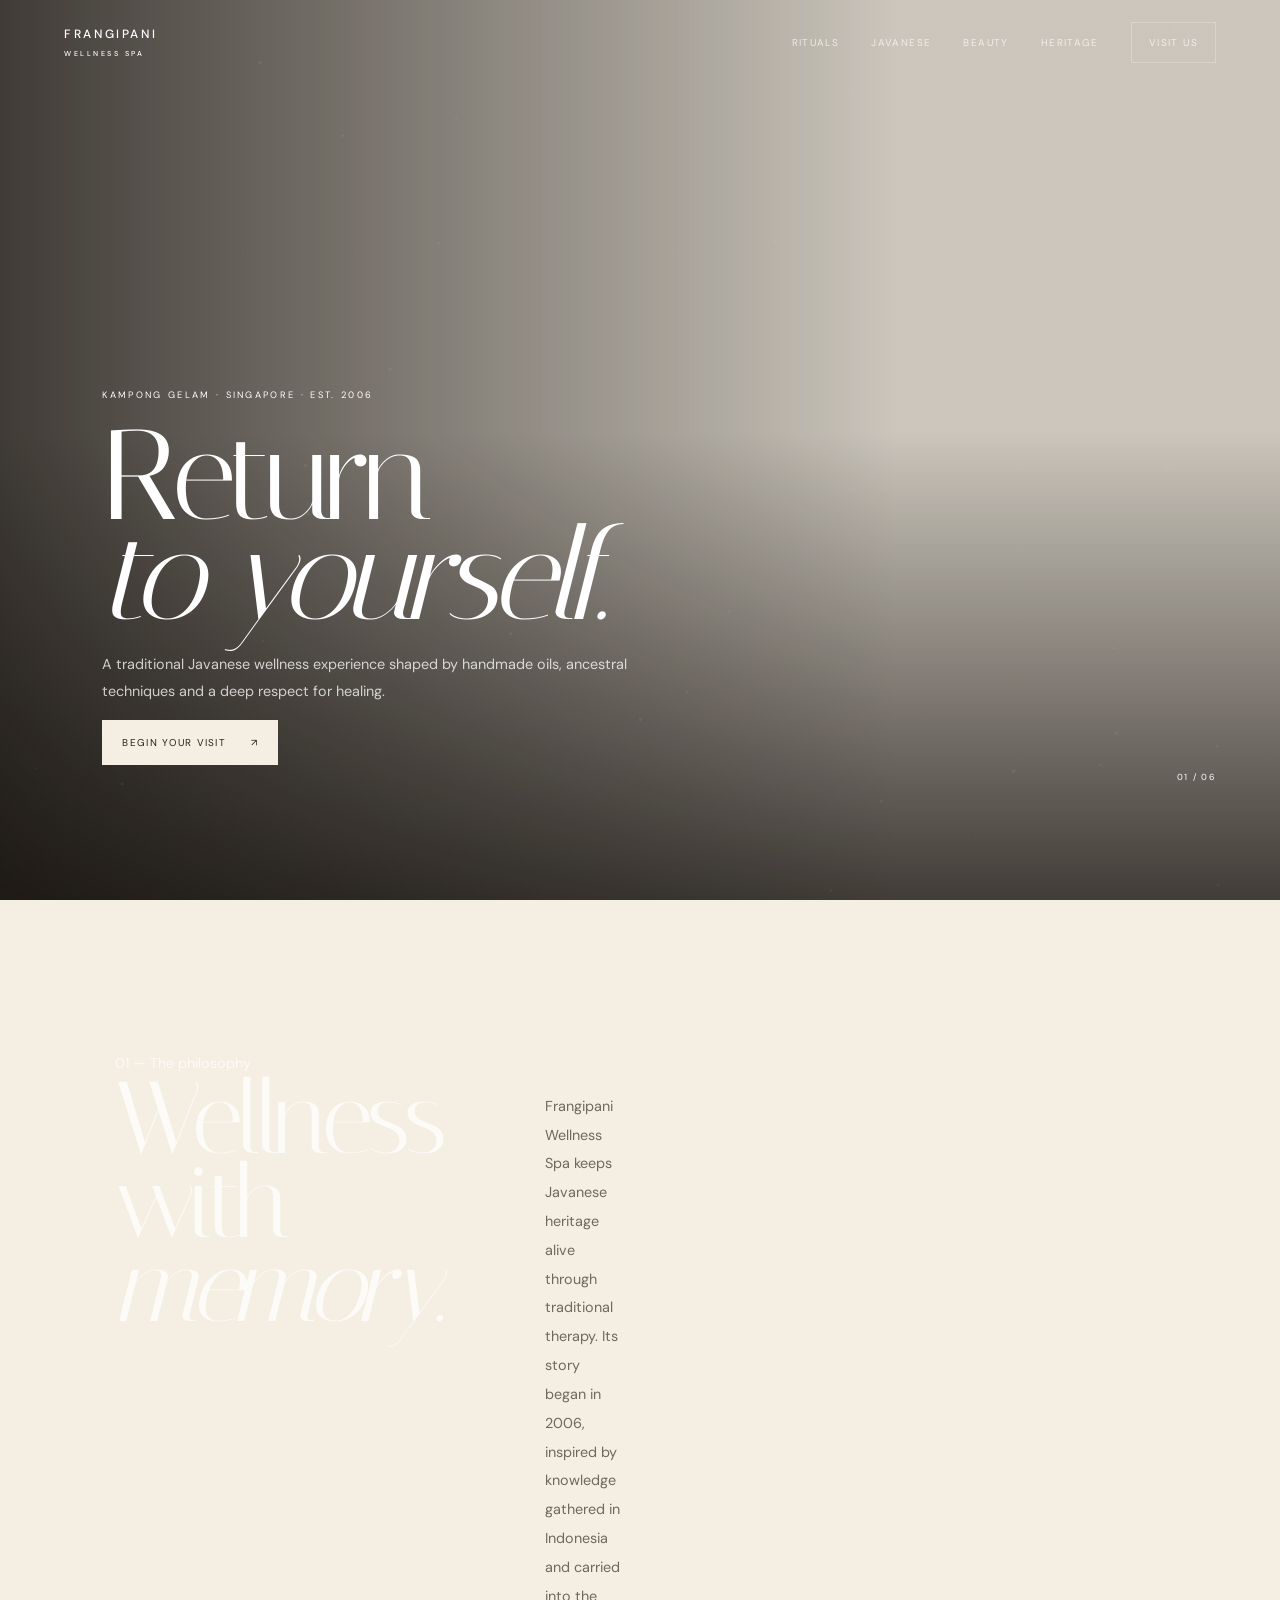
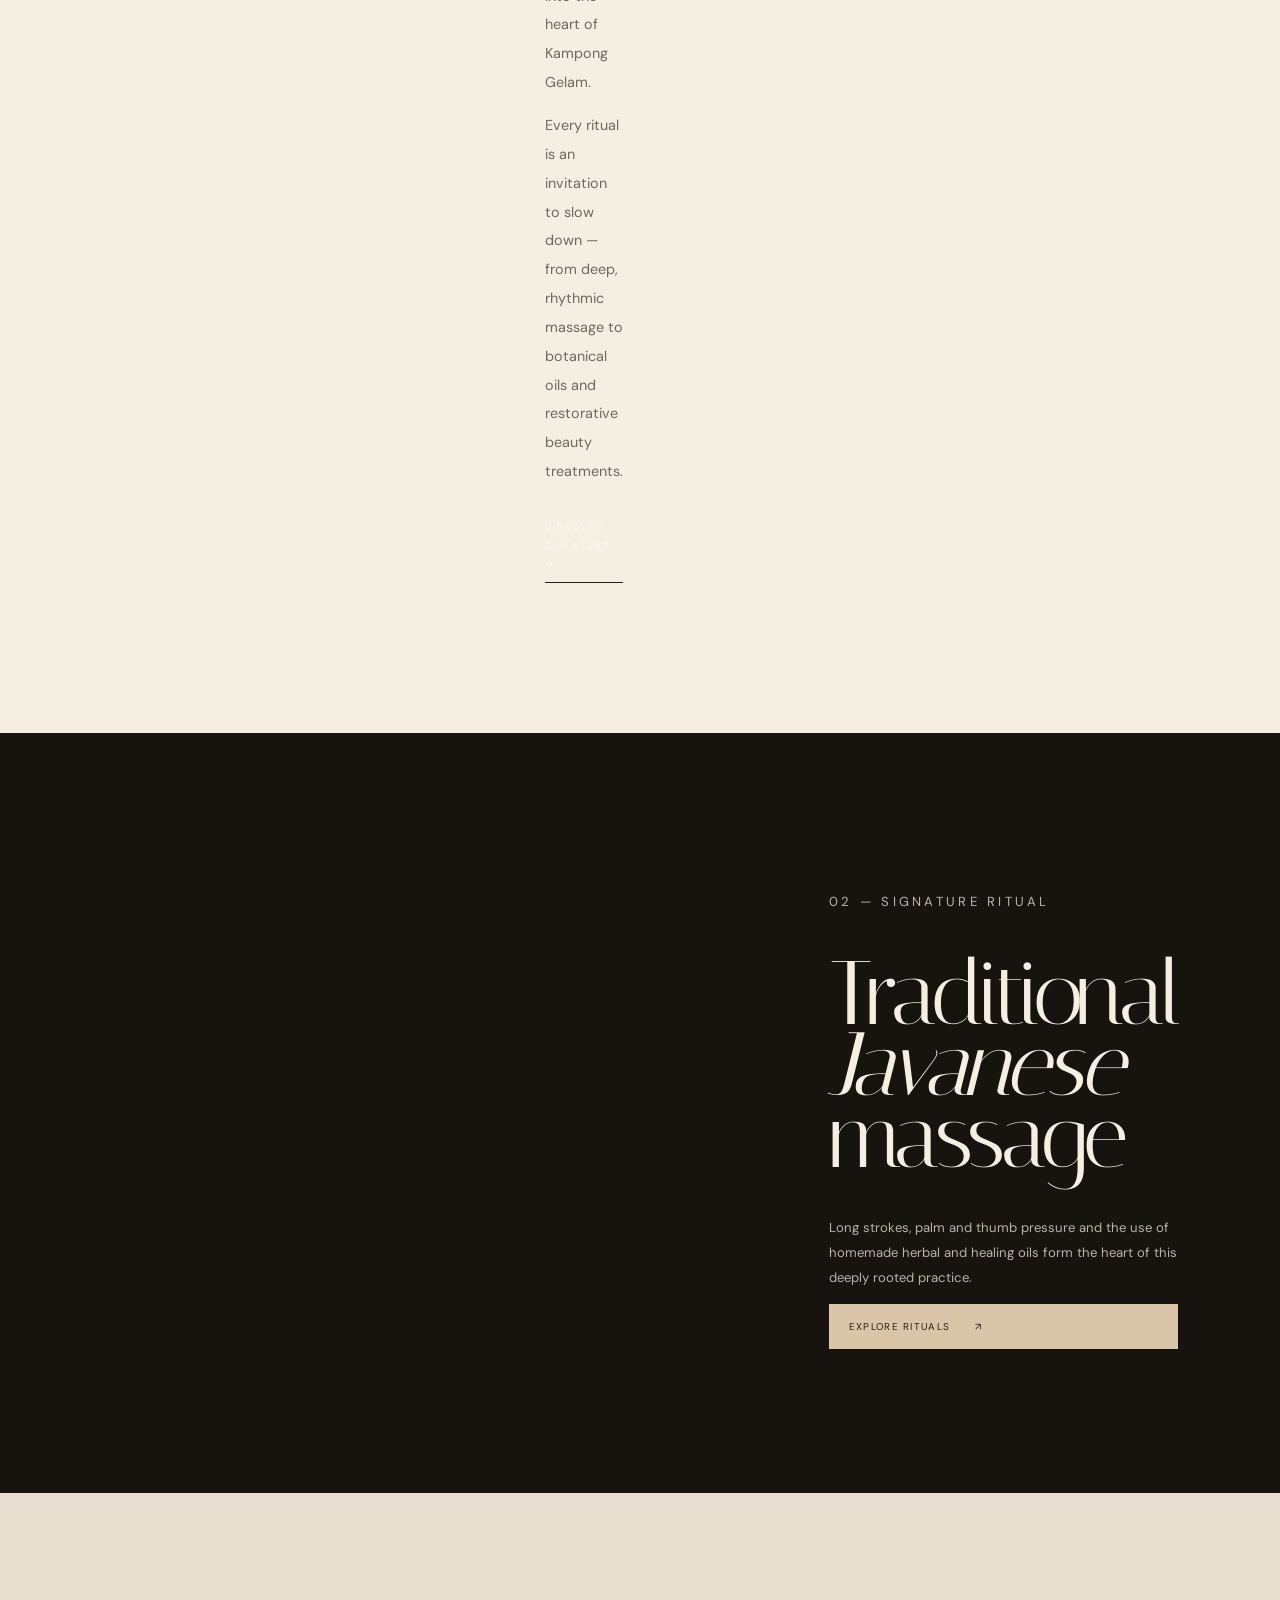
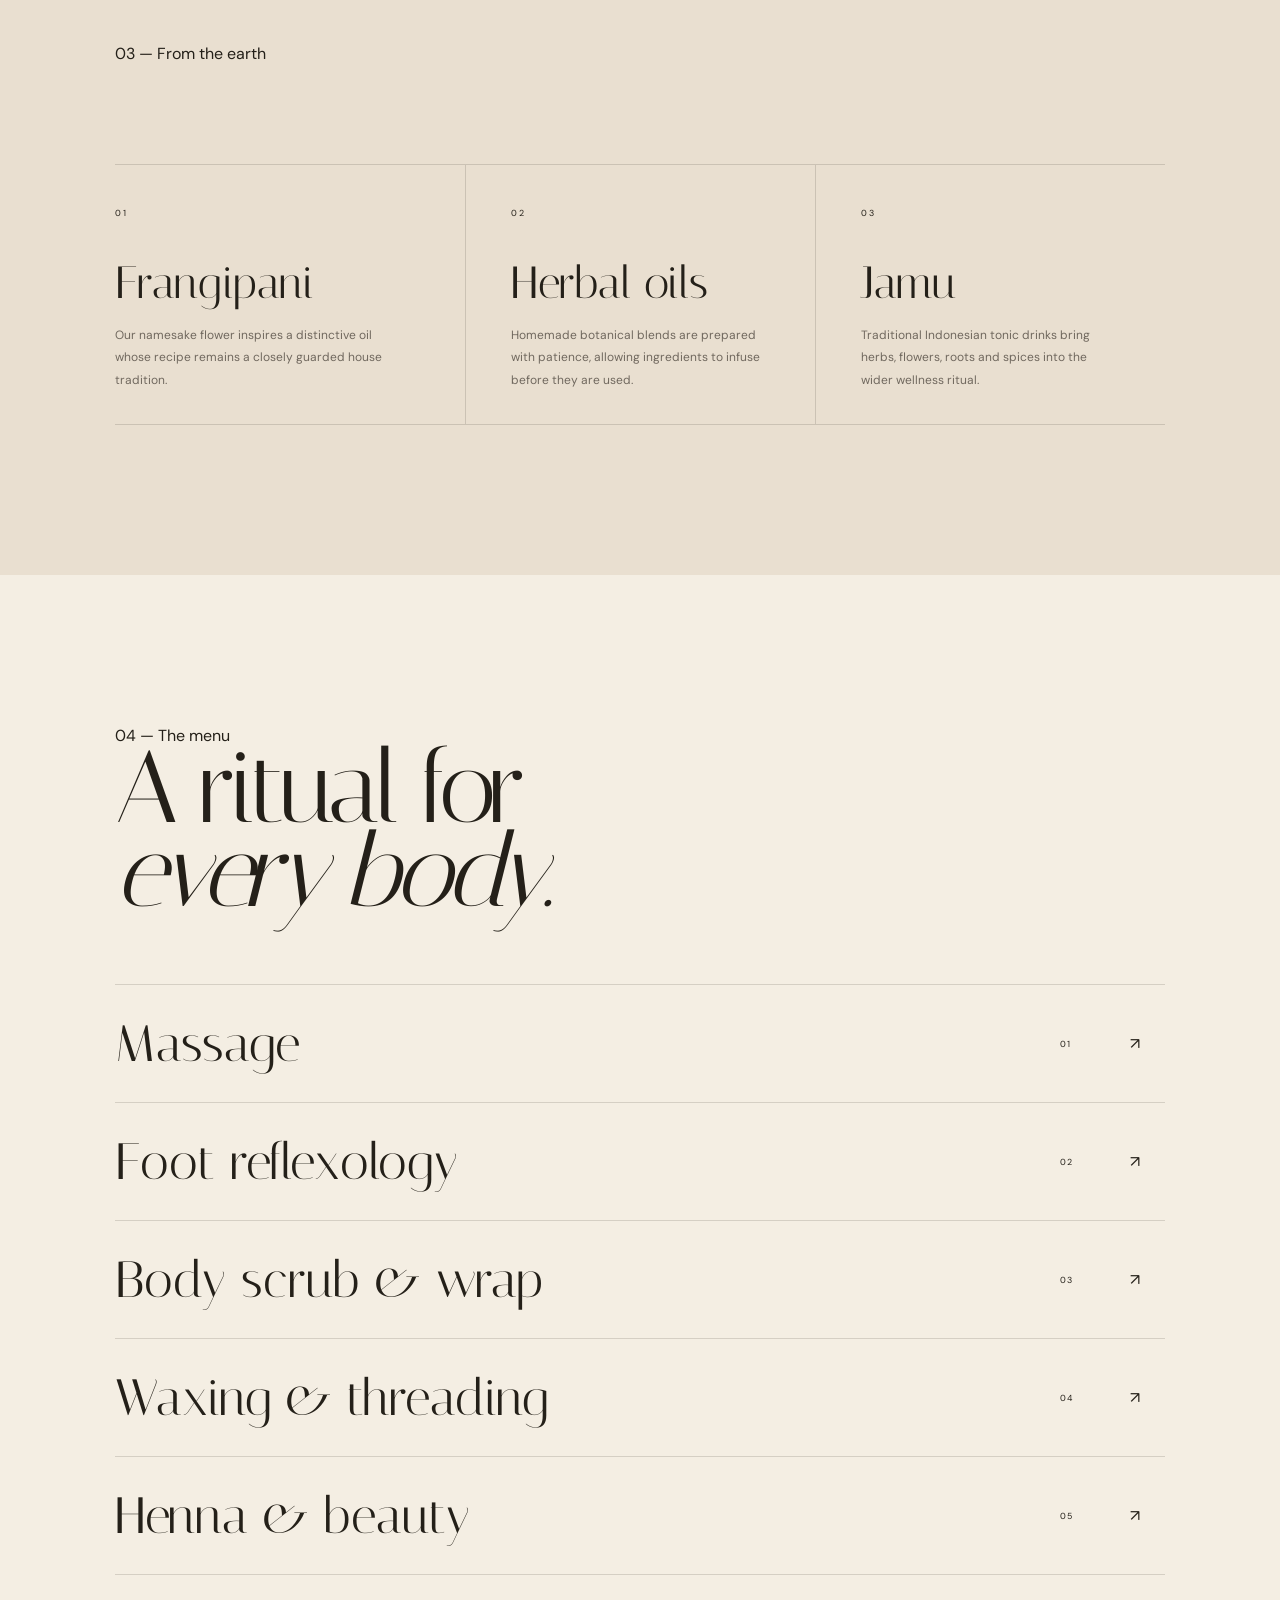
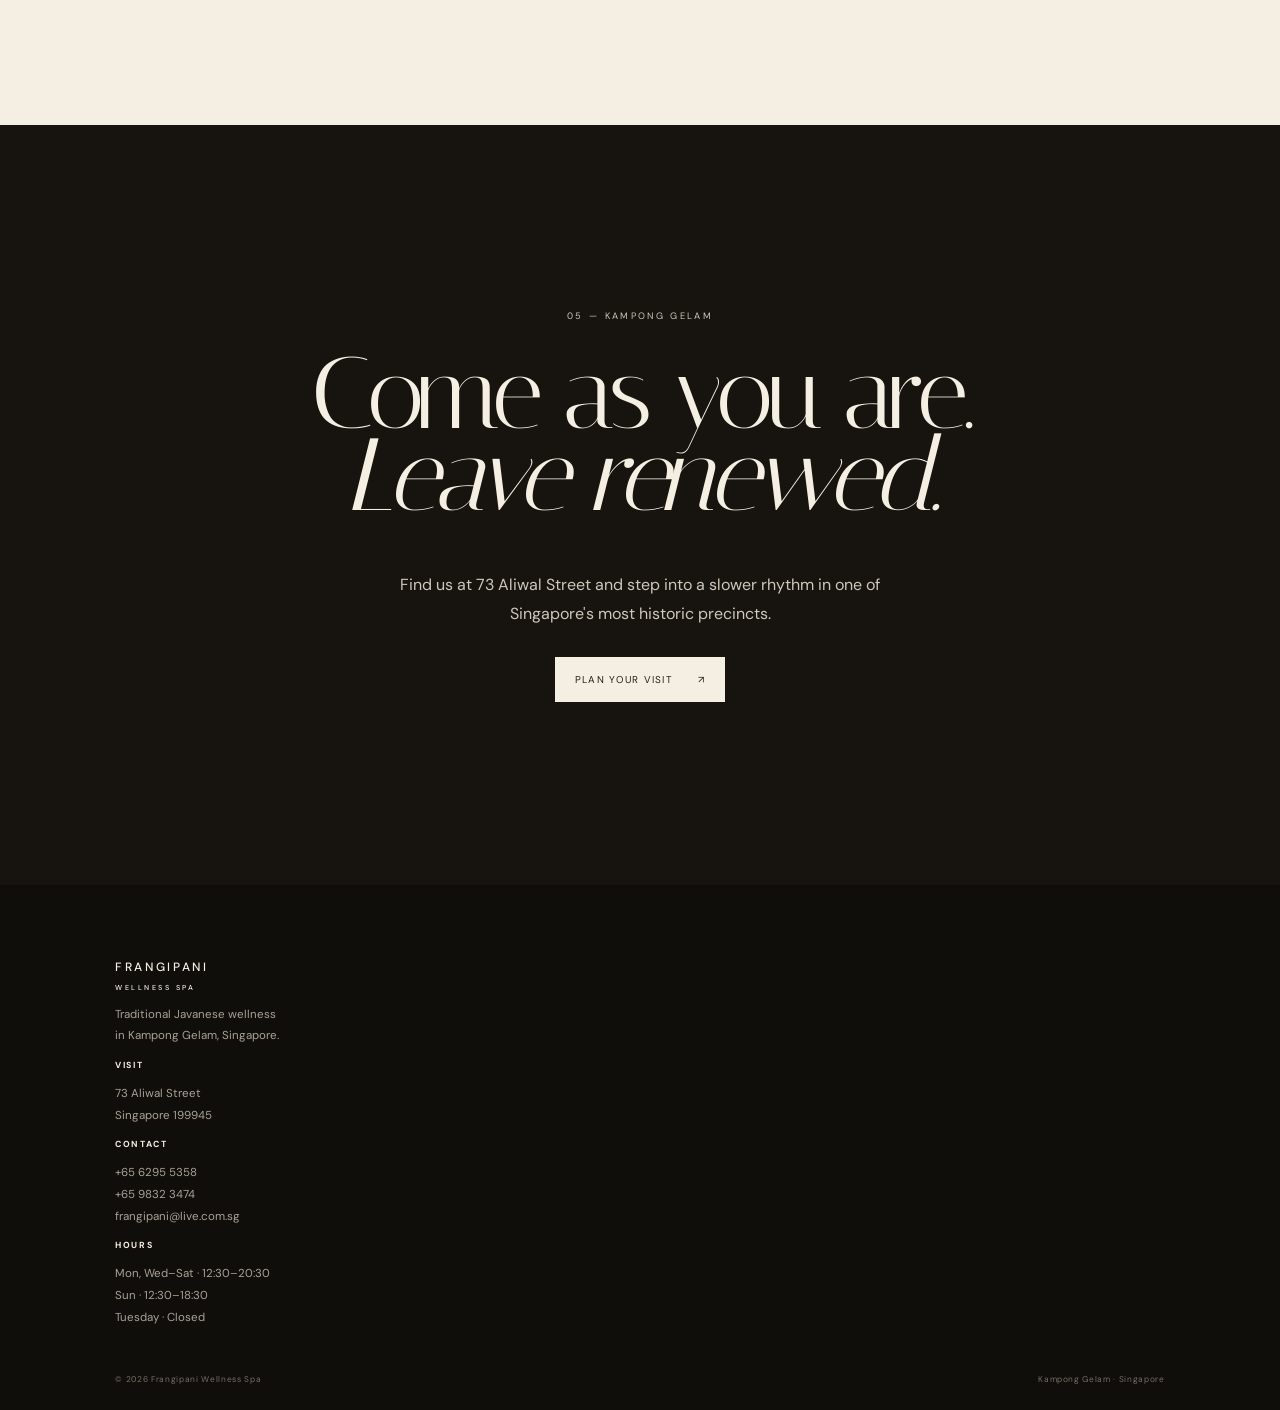
<file: index.html>
<!doctype html>
<html lang="en">
<head>
<meta charset="utf-8">
<meta name="viewport" content="width=device-width,initial-scale=1">
<meta name="description" content="Frangipani Wellness Spa — traditional Javanese wellness, massage, beauty and heritage in Kampong Gelam, Singapore.">
<title>Frangipani Wellness Spa — Return to Yourself</title>
<link rel="preconnect" href="https://fonts.googleapis.com">
<link rel="preconnect" href="https://fonts.gstatic.com" crossorigin>
<link href="https://fonts.googleapis.com/css2?family=DM+Sans:wght@400;500;600&family=Italiana&display=swap" rel="stylesheet">
<link rel="stylesheet" href="styles.css">
</head>
<body>
<div class="loader" aria-hidden="true"><span>FRANGIPANI</span></div>
<canvas id="vfx" aria-hidden="true"></canvas>
<header class="site-header">
  <a class="brand" href="index.html"><span>FRANGIPANI</span><small>WELLNESS SPA</small></a>
  <button class="menu-toggle" aria-label="Open menu"><i></i><i></i></button>
  <nav class="nav">
    <a href="rituals.html">Rituals</a><a href="javanese.html">Javanese</a><a href="beauty.html">Beauty</a><a href="heritage.html">Heritage</a><a href="visit.html" class="nav-cta">Visit us</a>
  </nav>
</header>
<main>
<section class="hero">
  <div class="hero-image"></div><div class="hero-shade"></div>
  <div class="hero-copy reveal">
    <p class="eyebrow">Kampong Gelam · Singapore · Est. 2006</p>
    <h1>Return<br><em>to yourself.</em></h1>
    <p class="hero-lead">A traditional Javanese wellness experience shaped by handmade oils, ancestral techniques and a deep respect for healing.</p>
    <a class="button" href="visit.html">Begin your visit <span>↗</span></a>
  </div>
  <div class="hero-mark">01 / 06</div>
</section>
<section class="intro section-pad">
  <div class="section-label reveal">01 — The philosophy</div>
  <div class="split">
    <h2 class="display reveal">Wellness with<br><em>memory.</em></h2>
    <div class="copy reveal"><p>Frangipani Wellness Spa keeps Javanese heritage alive through traditional therapy. Its story began in 2006, inspired by knowledge gathered in Indonesia and carried into the heart of Kampong Gelam.</p><p>Every ritual is an invitation to slow down — from deep, rhythmic massage to botanical oils and restorative beauty treatments.</p><a class="text-link" href="heritage.html">Discover our story <span>→</span></a></div>
  </div>
</section>
<section class="ritual-feature">
  <div class="ritual-photo"></div><div class="ritual-panel reveal"><p class="eyebrow">02 — Signature ritual</p><h2 class="display">Traditional<br><em>Javanese</em><br>massage</h2><p>Long strokes, palm and thumb pressure and the use of homemade herbal and healing oils form the heart of this deeply rooted practice.</p><a class="button dark" href="rituals.html">Explore rituals <span>↗</span></a></div>
</section>
<section class="ingredients section-pad">
  <div class="section-label reveal">03 — From the earth</div>
  <div class="ingredient-grid">
    <article class="ingredient reveal"><span>01</span><h3>Frangipani</h3><p>Our namesake flower inspires a distinctive oil whose recipe remains a closely guarded house tradition.</p></article>
    <article class="ingredient reveal"><span>02</span><h3>Herbal oils</h3><p>Homemade botanical blends are prepared with patience, allowing ingredients to infuse before they are used.</p></article>
    <article class="ingredient reveal"><span>03</span><h3>Jamu</h3><p>Traditional Indonesian tonic drinks bring herbs, flowers, roots and spices into the wider wellness ritual.</p></article>
  </div>
</section>
<section class="services section-pad">
  <div class="services-head reveal"><div class="section-label">04 — The menu</div><h2 class="display">A ritual for<br><em>every body.</em></h2></div>
  <div class="service-list">
    <a href="rituals.html" class="service reveal"><span>Massage</span><b>01</b><i>↗</i></a>
    <a href="rituals.html" class="service reveal"><span>Foot reflexology</span><b>02</b><i>↗</i></a>
    <a href="rituals.html" class="service reveal"><span>Body scrub & wrap</span><b>03</b><i>↗</i></a>
    <a href="beauty.html" class="service reveal"><span>Waxing & threading</span><b>04</b><i>↗</i></a>
    <a href="beauty.html" class="service reveal"><span>Henna & beauty</span><b>05</b><i>↗</i></a>
  </div>
</section>
<section class="closing">
  <div class="closing-image"></div><div class="closing-copy reveal"><p class="eyebrow">05 — Kampong Gelam</p><h2 class="display">Come as you are.<br><em>Leave renewed.</em></h2><p>Find us at 73 Aliwal Street and step into a slower rhythm in one of Singapore's most historic precincts.</p><a class="button" href="visit.html">Plan your visit <span>↗</span></a></div>
</section>
</main>
<footer class="footer">
  <div><a class="brand" href="index.html"><span>FRANGIPANI</span><small>WELLNESS SPA</small></a><p>Traditional Javanese wellness<br>in Kampong Gelam, Singapore.</p></div>
  <div><h4>Visit</h4><p>73 Aliwal Street<br>Singapore 199945</p></div>
  <div><h4>Contact</h4><p><a href="tel:+6562955358">+65 6295 5358</a><br><a href="tel:+6598323474">+65 9832 3474</a><br><a href="mailto:frangipani@live.com.sg">frangipani@live.com.sg</a></p></div>
  <div><h4>Hours</h4><p>Mon, Wed–Sat · 12:30–20:30<br>Sun · 12:30–18:30<br>Tuesday · Closed</p></div>
  <div class="footer-bottom"><span>© <span id="year"></span> Frangipani Wellness Spa</span><span>Kampong Gelam · Singapore</span></div>
</footer>
<script src="script.js"></script>
</body>
</html>
</file>
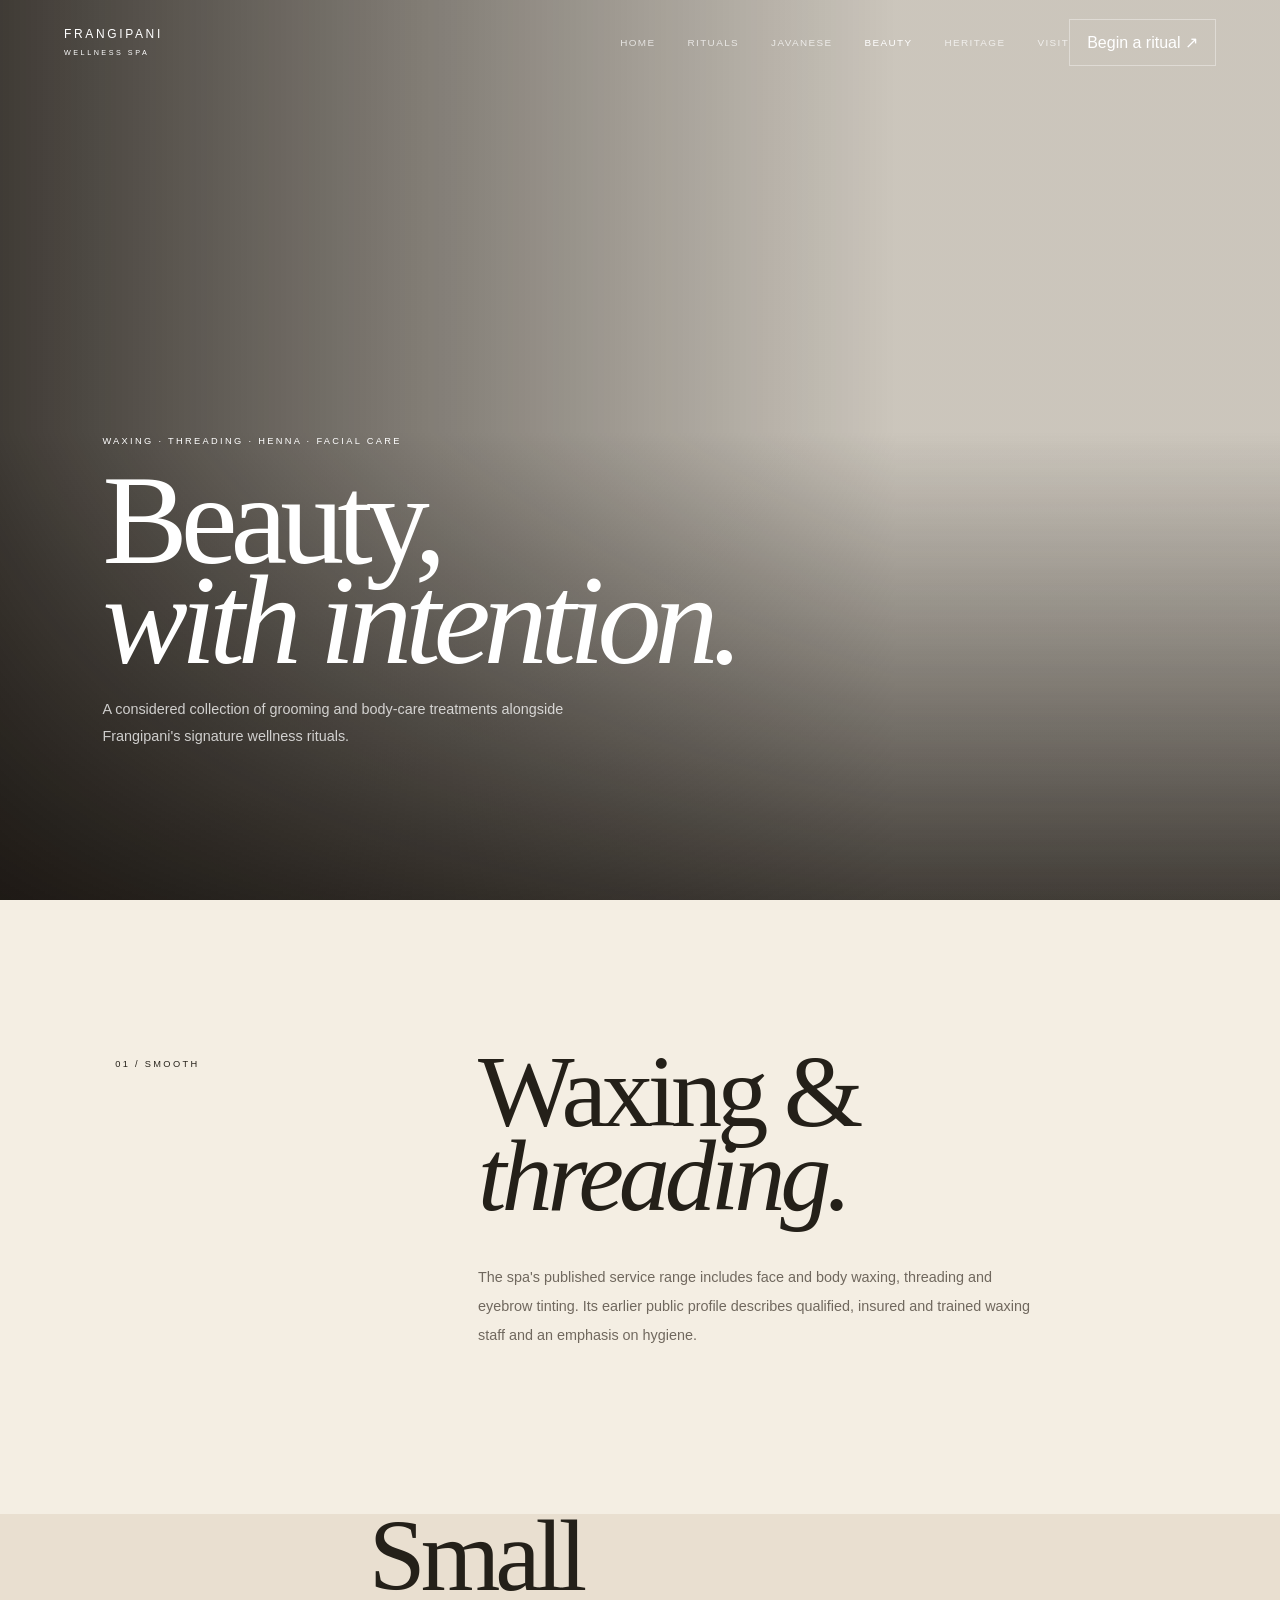
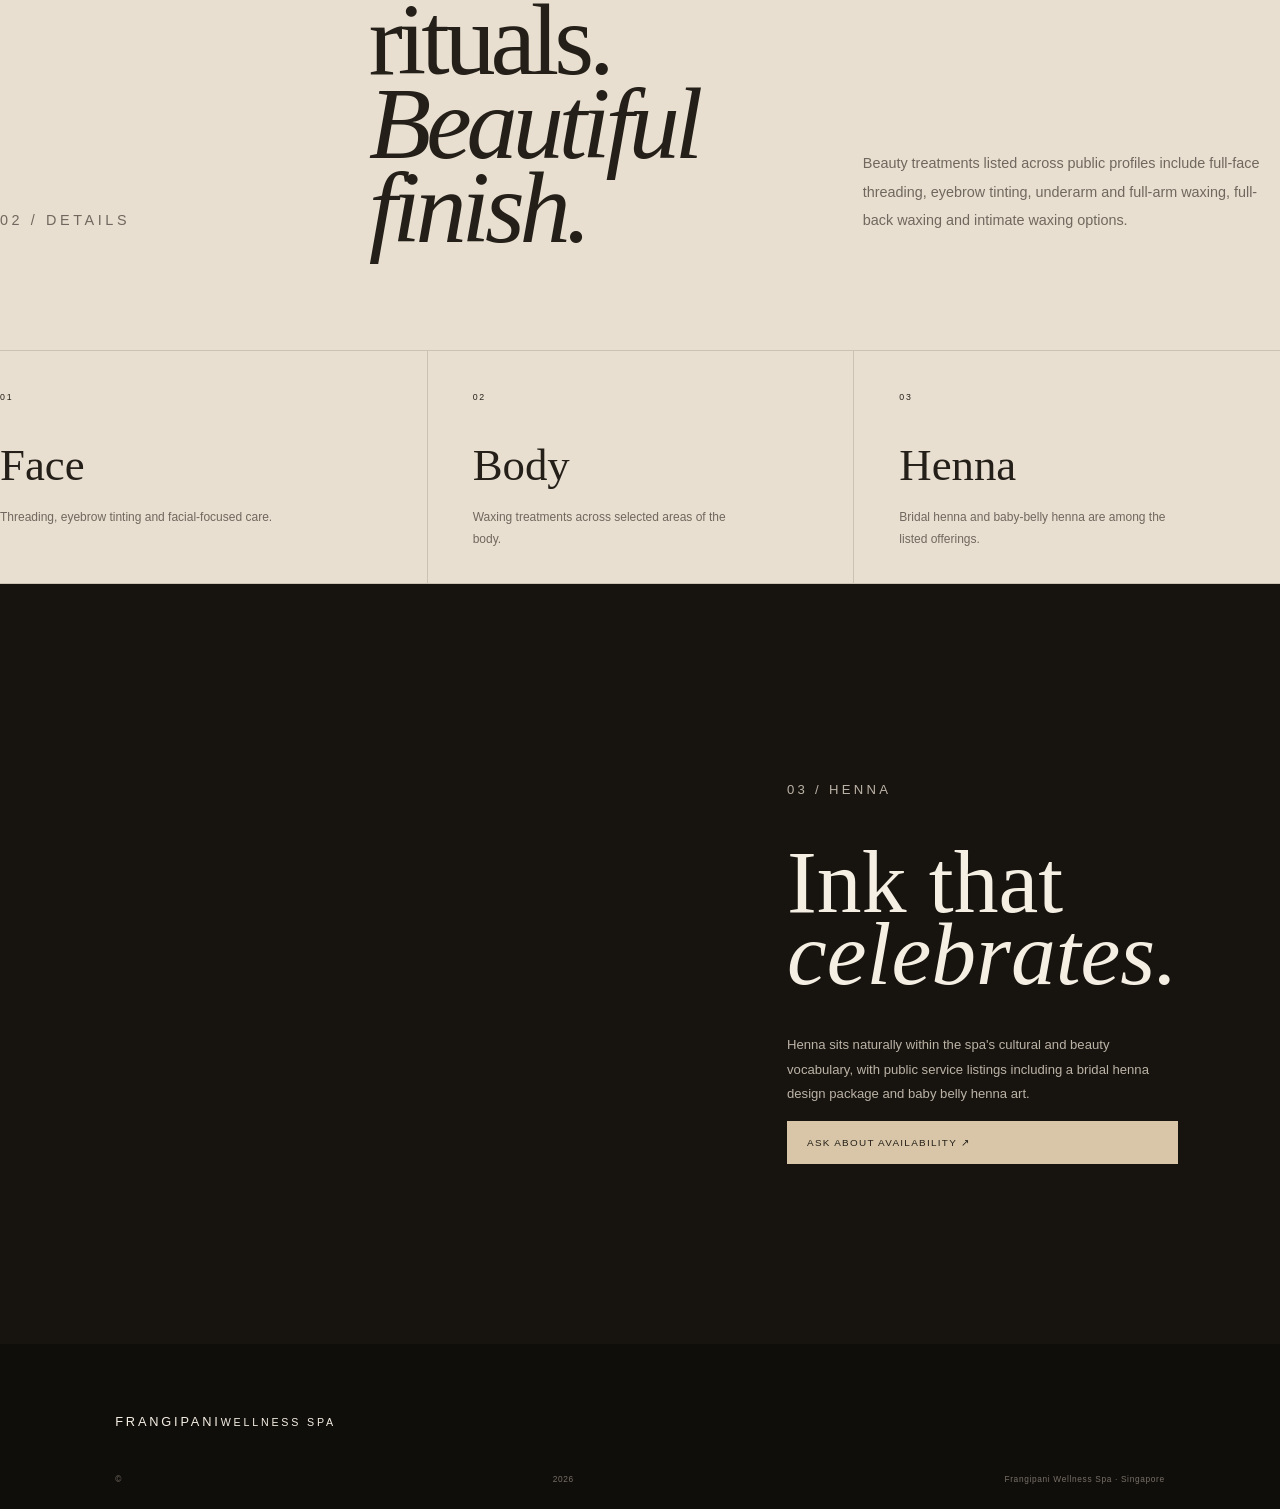
<file: beauty.html>
<!doctype html><html lang="en"><head><meta charset="utf-8"><meta name="viewport" content="width=device-width,initial-scale=1"><title>Beauty & Henna — Frangipani Wellness Spa</title><link rel="stylesheet" href="styles.css"></head><body><div class="loader"><div class="lotus">✦</div><span>BEAUTY · CARE · DETAIL</span></div><header><a class="brand" href="index.html">FRANGIPANI<small>WELLNESS SPA</small></a><nav class="site-nav"><a href="index.html">Home</a><a href="rituals.html">Rituals</a><a href="javanese.html">Javanese</a><a class="active" href="beauty.html">Beauty</a><a href="heritage.html">Heritage</a><a href="visit.html">Visit</a></nav><button class="menu"><i></i><i></i></button><a class="book" href="visit.html">Begin a ritual ↗</a></header><main><section class="hero"><div class="hero-bg" style="background-image:url('https://images.unsplash.com/photo-1610992015732-2449b76344bc?auto=format&fit=crop&w=2200&q=90')"></div><div class="hero-overlay"></div><div class="hero-copy reveal"><p class="kicker">Waxing · Threading · Henna · Facial care</p><h1>Beauty,<br><em>with intention.</em></h1><p class="intro">A considered collection of grooming and body-care treatments alongside Frangipani's signature wellness rituals.</p></div></section><section class="opening reveal"><p class="eyebrow">01 / Smooth</p><div><h2>Waxing &<br><em>threading.</em></h2><p>The spa's published service range includes face and body waxing, threading and eyebrow tinting. Its earlier public profile describes qualified, insured and trained waxing staff and an emphasis on hygiene.</p></div></section><section class="ingredients reveal"><div class="ingredient-head"><p class="eyebrow">02 / Details</p><h2>Small rituals.<br><em>Beautiful finish.</em></h2><p>Beauty treatments listed across public profiles include full-face threading, eyebrow tinting, underarm and full-arm waxing, full-back waxing and intimate waxing options.</p></div><div class="ingredient-grid"><article><span>01</span><h3>Face</h3><p>Threading, eyebrow tinting and facial-focused care.</p></article><article><span>02</span><h3>Body</h3><p>Waxing treatments across selected areas of the body.</p></article><article><span>03</span><h3>Henna</h3><p>Bridal henna and baby-belly henna are among the listed offerings.</p></article></div></section><section class="ritual-feature"><div class="ritual-image" style="background-image:url('https://images.unsplash.com/photo-1537368910025-700350fe46c7?auto=format&fit=crop&w=1600&q=88')"></div><div class="ritual-copy reveal"><p class="eyebrow">03 / Henna</p><h2>Ink that<br><em>celebrates.</em></h2><p>Henna sits naturally within the spa's cultural and beauty vocabulary, with public service listings including a bridal henna design package and baby belly henna art.</p><a class="pill darkpill" href="visit.html">Ask about availability ↗</a></div></section></main><footer><div class="foot-brand">FRANGIPANI<small>WELLNESS SPA</small></div><div class="copyright">© <span id="year"></span> Frangipani Wellness Spa · Singapore</div></footer><script src="script.js"></script></body></html>
</file>
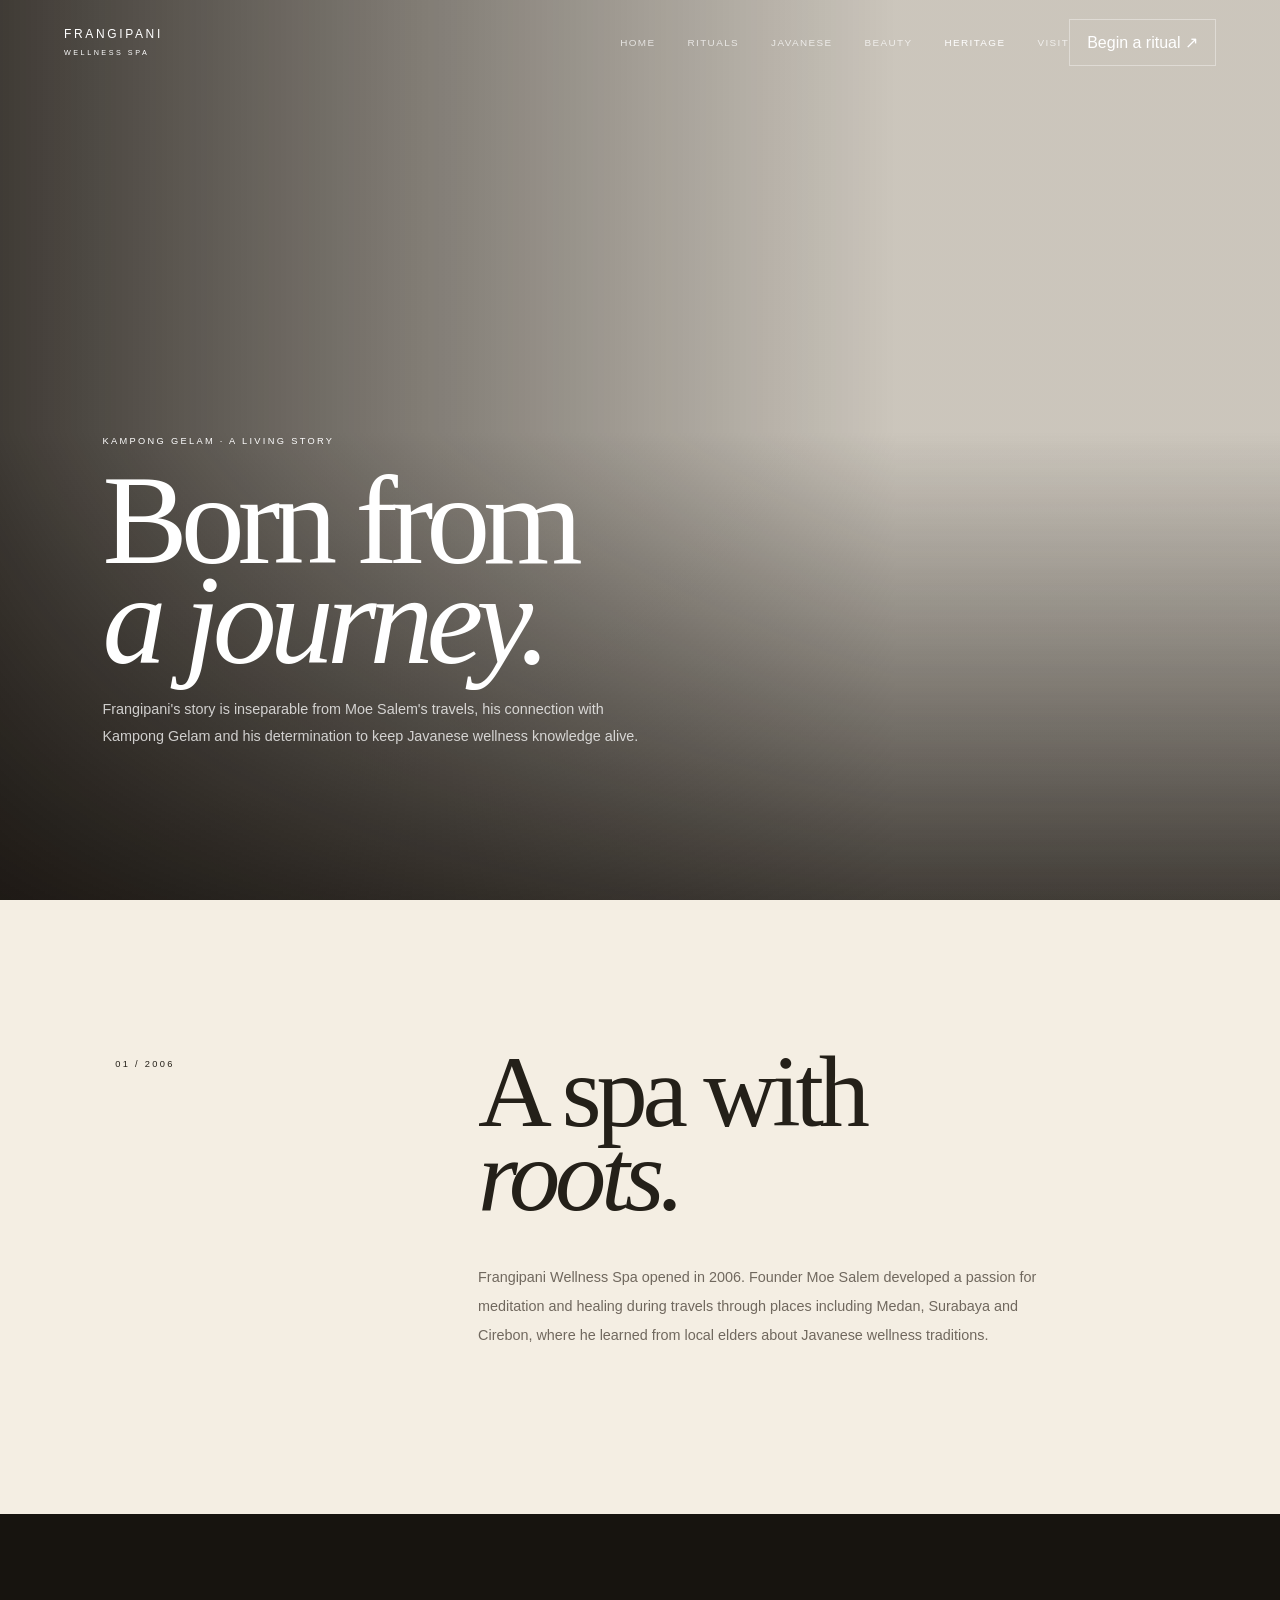
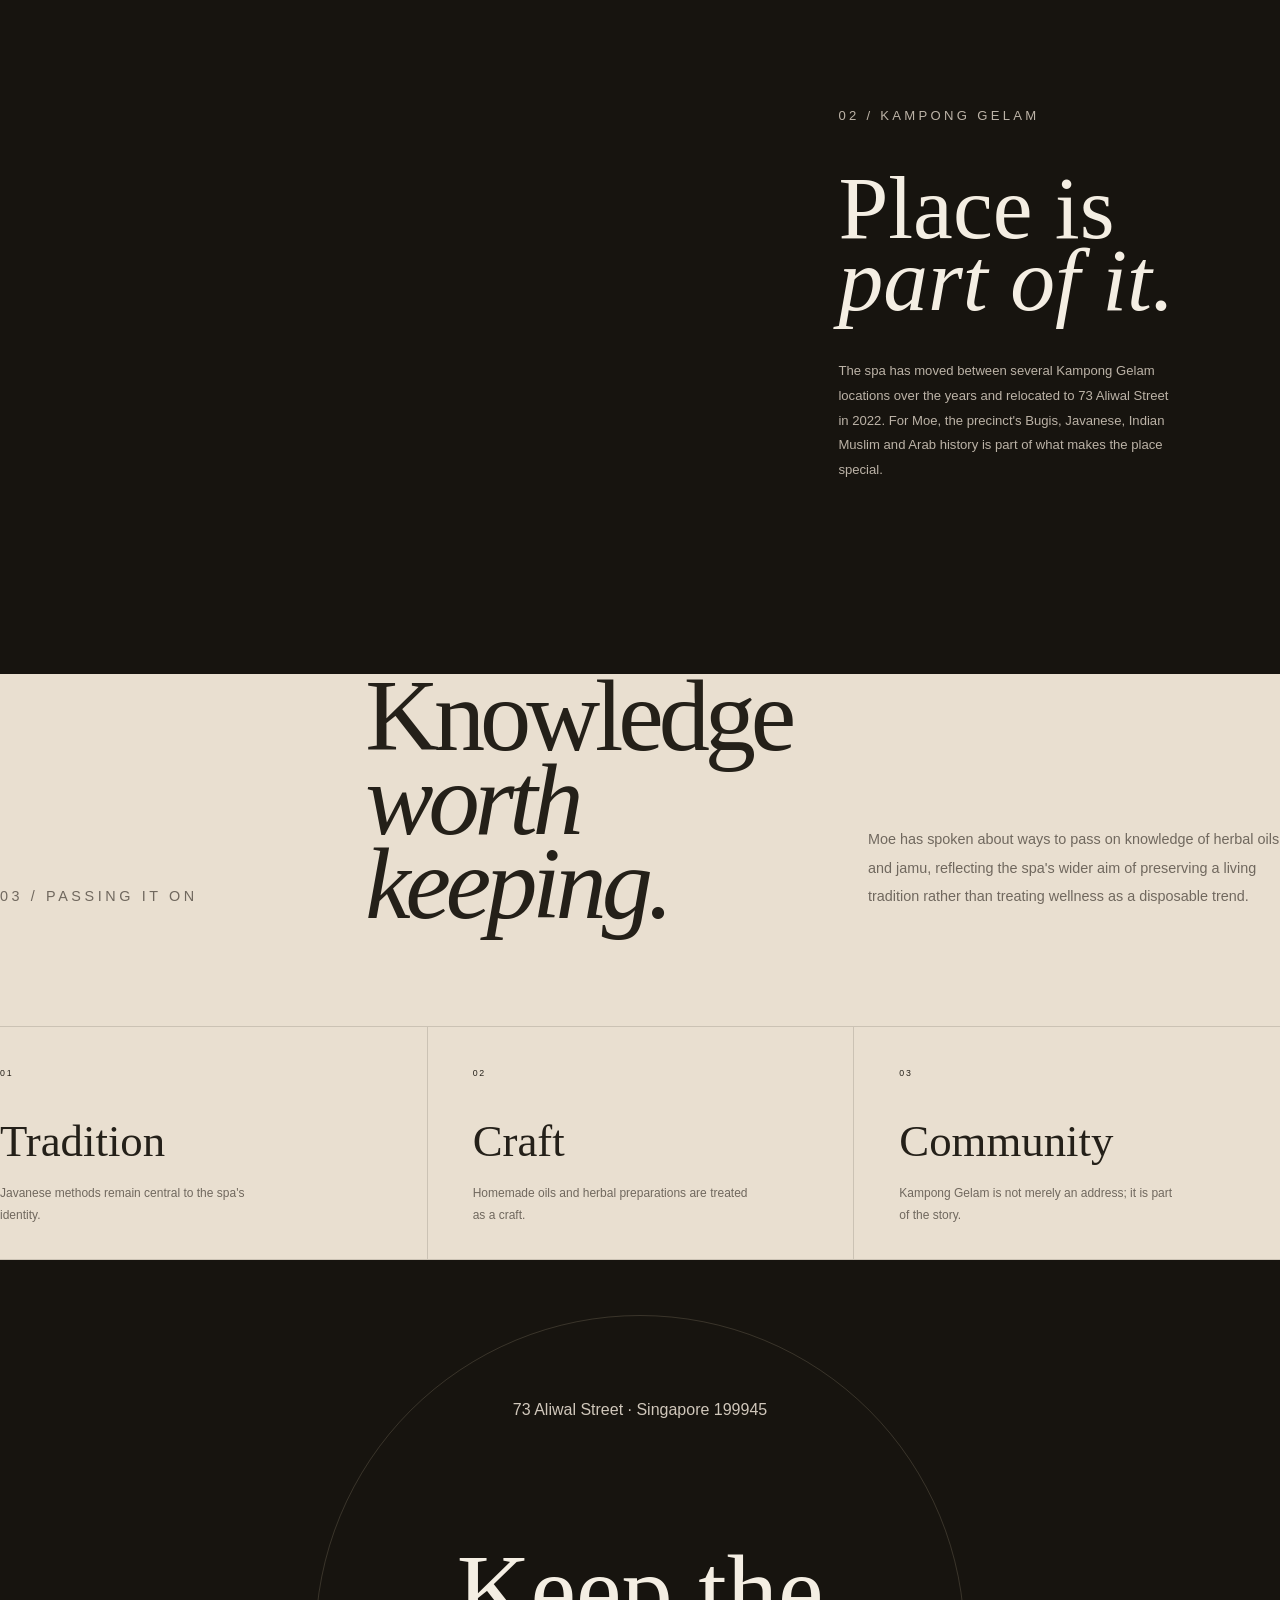
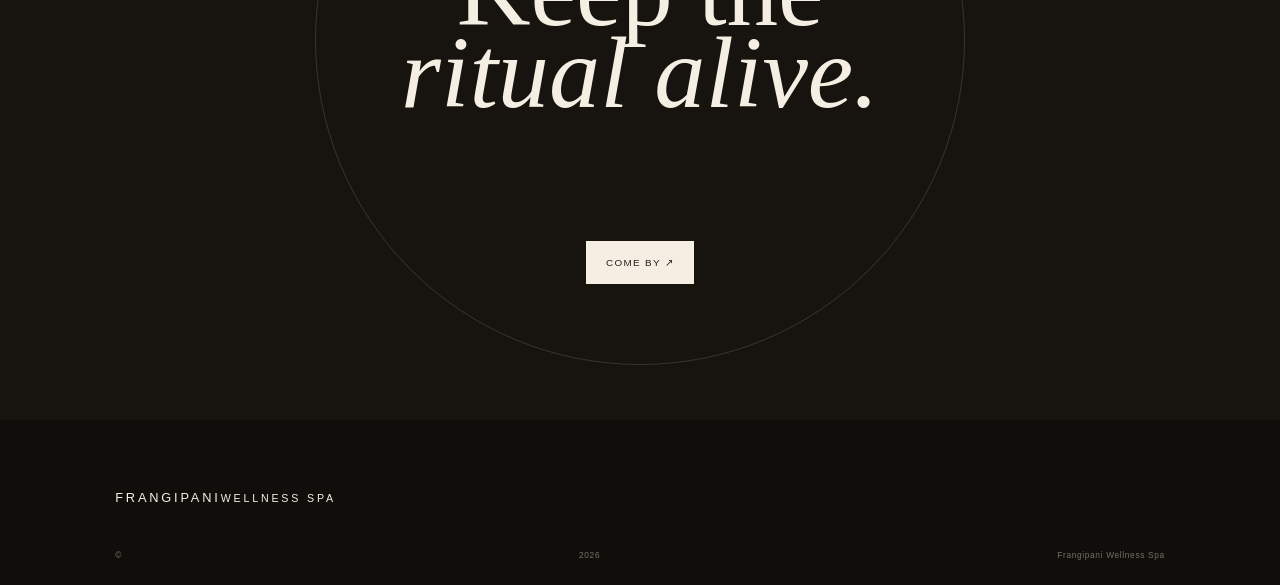
<file: heritage.html>
<!doctype html><html lang="en"><head><meta charset="utf-8"><meta name="viewport" content="width=device-width,initial-scale=1"><title>Heritage — Frangipani Wellness Spa</title><link rel="stylesheet" href="styles.css"></head><body><div class="loader"><div class="lotus">✦</div><span>THE FRANGIPANI STORY</span></div><header><a class="brand" href="index.html">FRANGIPANI<small>WELLNESS SPA</small></a><nav class="site-nav"><a href="index.html">Home</a><a href="rituals.html">Rituals</a><a href="javanese.html">Javanese</a><a href="beauty.html">Beauty</a><a class="active" href="heritage.html">Heritage</a><a href="visit.html">Visit</a></nav><button class="menu"><i></i><i></i></button><a class="book" href="visit.html">Begin a ritual ↗</a></header><main><section class="hero"><div class="hero-bg" style="background-image:url('https://images.unsplash.com/photo-1515377905703-c4788e51af15?auto=format&fit=crop&w=2200&q=90')"></div><div class="hero-overlay"></div><div class="hero-copy reveal"><p class="kicker">Kampong Gelam · A living story</p><h1>Born from<br><em>a journey.</em></h1><p class="intro">Frangipani's story is inseparable from Moe Salem's travels, his connection with Kampong Gelam and his determination to keep Javanese wellness knowledge alive.</p></div></section><section class="opening reveal"><p class="eyebrow">01 / 2006</p><div><h2>A spa with<br><em>roots.</em></h2><p>Frangipani Wellness Spa opened in 2006. Founder Moe Salem developed a passion for meditation and healing during travels through places including Medan, Surabaya and Cirebon, where he learned from local elders about Javanese wellness traditions.</p></div></section><section class="ritual-feature"><div class="ritual-image" style="background-image:url('https://images.unsplash.com/photo-1498837167922-ddd27525d352?auto=format&fit=crop&w=1600&q=88')"></div><div class="ritual-copy reveal"><p class="eyebrow">02 / Kampong Gelam</p><h2>Place is<br><em>part of it.</em></h2><p>The spa has moved between several Kampong Gelam locations over the years and relocated to 73 Aliwal Street in 2022. For Moe, the precinct's Bugis, Javanese, Indian Muslim and Arab history is part of what makes the place special.</p></div></section><section class="ingredients reveal"><div class="ingredient-head"><p class="eyebrow">03 / Passing it on</p><h2>Knowledge<br><em>worth keeping.</em></h2><p>Moe has spoken about ways to pass on knowledge of herbal oils and jamu, reflecting the spa's wider aim of preserving a living tradition rather than treating wellness as a disposable trend.</p></div><div class="ingredient-grid"><article><span>01</span><h3>Tradition</h3><p>Javanese methods remain central to the spa's identity.</p></article><article><span>02</span><h3>Craft</h3><p>Homemade oils and herbal preparations are treated as a craft.</p></article><article><span>03</span><h3>Community</h3><p>Kampong Gelam is not merely an address; it is part of the story.</p></article></div></section><section class="closing reveal"><div class="closing-orb"></div><p>73 Aliwal Street · Singapore 199945</p><h2>Keep the<br><em>ritual alive.</em></h2><a class="pill" href="visit.html">Come by ↗</a></section></main><footer><div class="foot-brand">FRANGIPANI<small>WELLNESS SPA</small></div><div class="copyright">© <span id="year"></span> Frangipani Wellness Spa</div></footer><script src="script.js"></script></body></html>
</file>
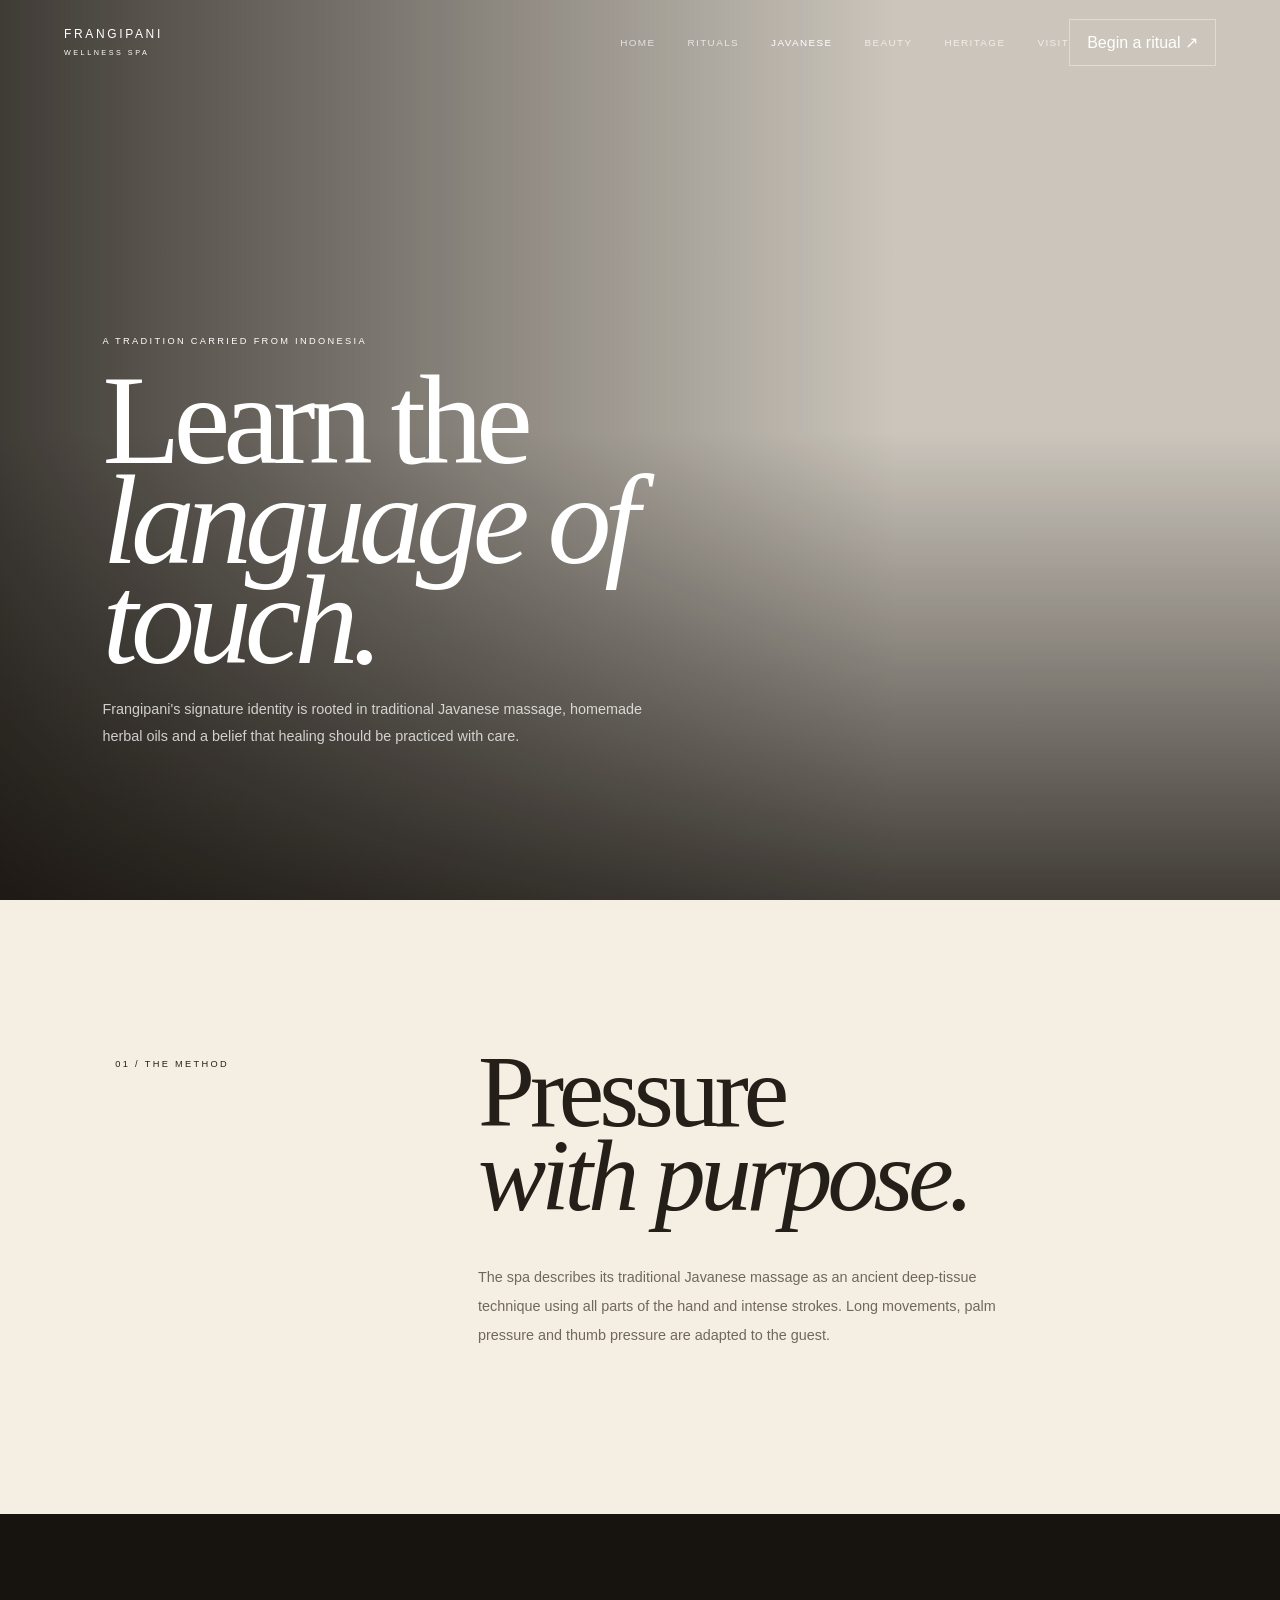
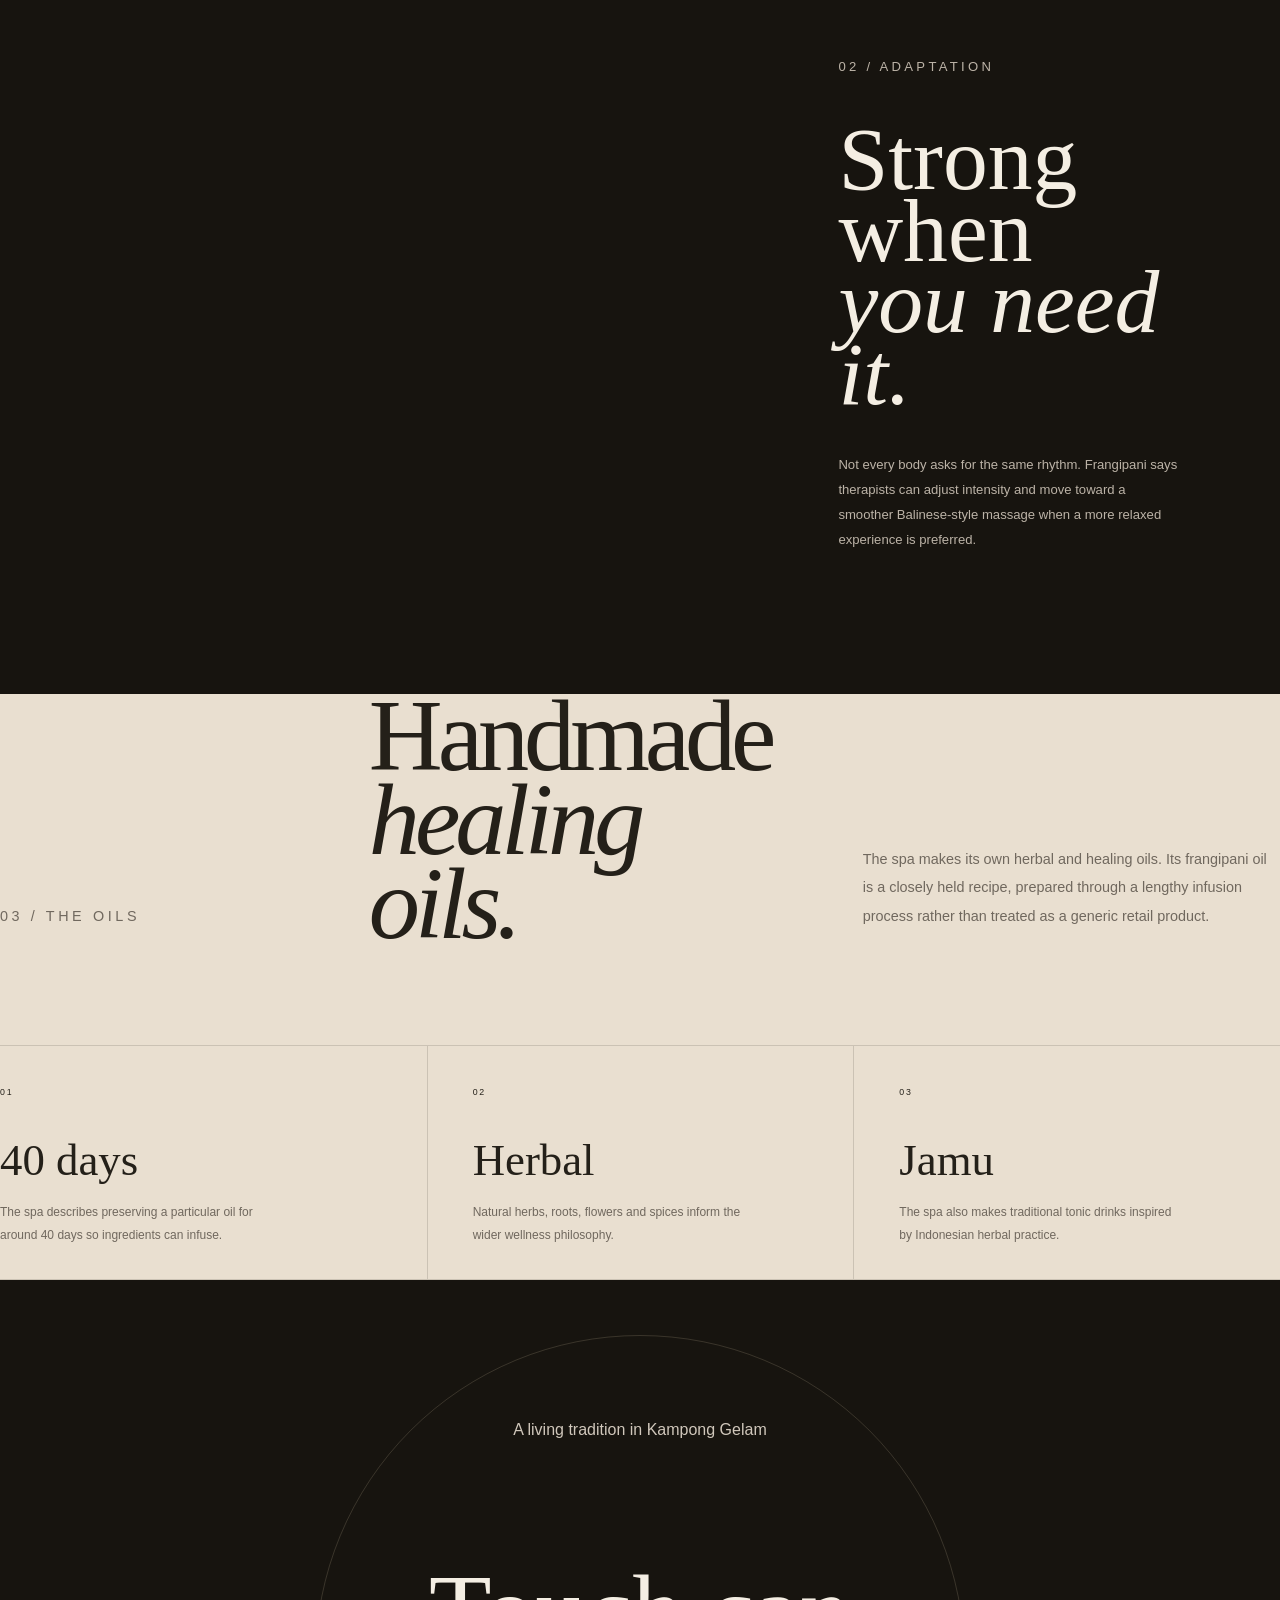
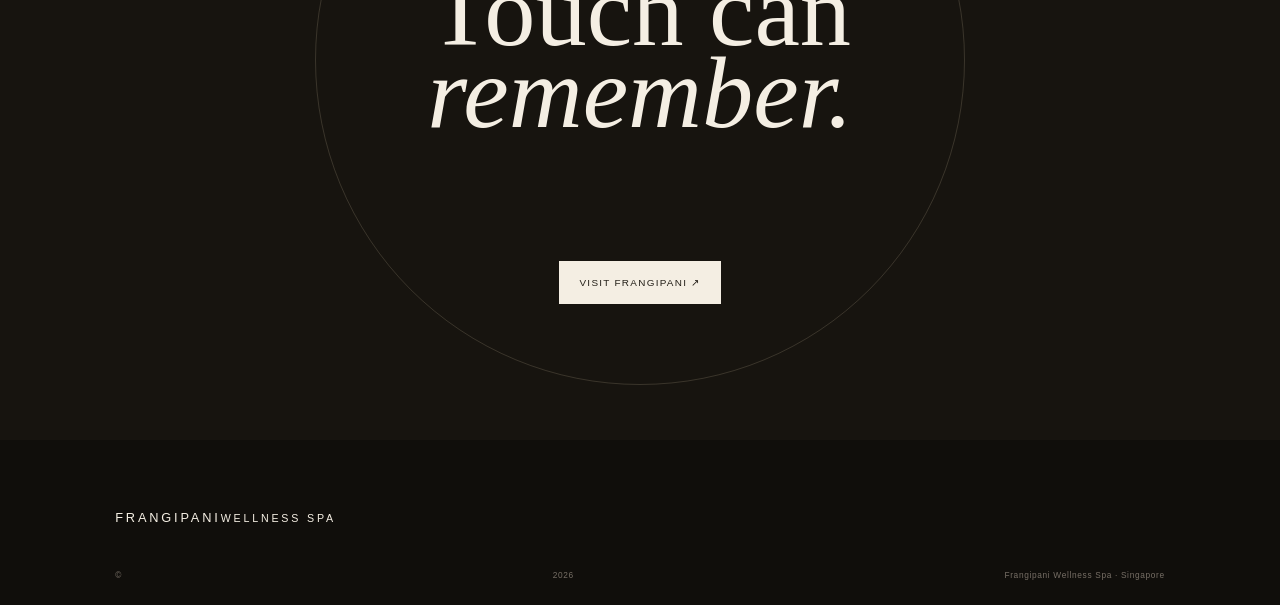
<file: javanese.html>
<!doctype html><html lang="en"><head><meta charset="utf-8"><meta name="viewport" content="width=device-width,initial-scale=1"><title>Javanese Tradition — Frangipani Wellness Spa</title><link rel="stylesheet" href="styles.css"></head><body><div class="loader"><div class="lotus">✦</div><span>THE JAVANESE TRADITION</span></div><header><a class="brand" href="index.html">FRANGIPANI<small>WELLNESS SPA</small></a><nav class="site-nav"><a href="index.html">Home</a><a href="rituals.html">Rituals</a><a class="active" href="javanese.html">Javanese</a><a href="beauty.html">Beauty</a><a href="heritage.html">Heritage</a><a href="visit.html">Visit</a></nav><button class="menu"><i></i><i></i></button><a class="book" href="visit.html">Begin a ritual ↗</a></header><main><section class="hero"><div class="hero-bg" style="background-image:url('https://images.unsplash.com/photo-1552693673-1bf958298935?auto=format&fit=crop&w=2200&q=90')"></div><div class="hero-overlay"></div><div class="hero-copy reveal"><p class="kicker">A tradition carried from Indonesia</p><h1>Learn the<br><em>language of touch.</em></h1><p class="intro">Frangipani's signature identity is rooted in traditional Javanese massage, homemade herbal oils and a belief that healing should be practiced with care.</p></div></section><section class="opening reveal"><p class="eyebrow">01 / The method</p><div><h2>Pressure<br><em>with purpose.</em></h2><p>The spa describes its traditional Javanese massage as an ancient deep-tissue technique using all parts of the hand and intense strokes. Long movements, palm pressure and thumb pressure are adapted to the guest.</p></div></section><section class="ritual-feature"><div class="ritual-image" style="background-image:url('https://images.unsplash.com/photo-1544161515-4ab6ce6db874?auto=format&fit=crop&w=1600&q=88')"></div><div class="ritual-copy reveal"><p class="eyebrow">02 / Adaptation</p><h2>Strong when<br><em>you need it.</em></h2><p>Not every body asks for the same rhythm. Frangipani says therapists can adjust intensity and move toward a smoother Balinese-style massage when a more relaxed experience is preferred.</p></div></section><section class="ingredients reveal"><div class="ingredient-head"><p class="eyebrow">03 / The oils</p><h2>Handmade<br><em>healing oils.</em></h2><p>The spa makes its own herbal and healing oils. Its frangipani oil is a closely held recipe, prepared through a lengthy infusion process rather than treated as a generic retail product.</p></div><div class="ingredient-grid"><article><span>01</span><h3>40 days</h3><p>The spa describes preserving a particular oil for around 40 days so ingredients can infuse.</p></article><article><span>02</span><h3>Herbal</h3><p>Natural herbs, roots, flowers and spices inform the wider wellness philosophy.</p></article><article><span>03</span><h3>Jamu</h3><p>The spa also makes traditional tonic drinks inspired by Indonesian herbal practice.</p></article></div></section><section class="closing reveal"><div class="closing-orb"></div><p>A living tradition in Kampong Gelam</p><h2>Touch can<br><em>remember.</em></h2><a class="pill" href="visit.html">Visit Frangipani ↗</a></section></main><footer><div class="foot-brand">FRANGIPANI<small>WELLNESS SPA</small></div><div class="copyright">© <span id="year"></span> Frangipani Wellness Spa · Singapore</div></footer><script src="script.js"></script></body></html>
</file>
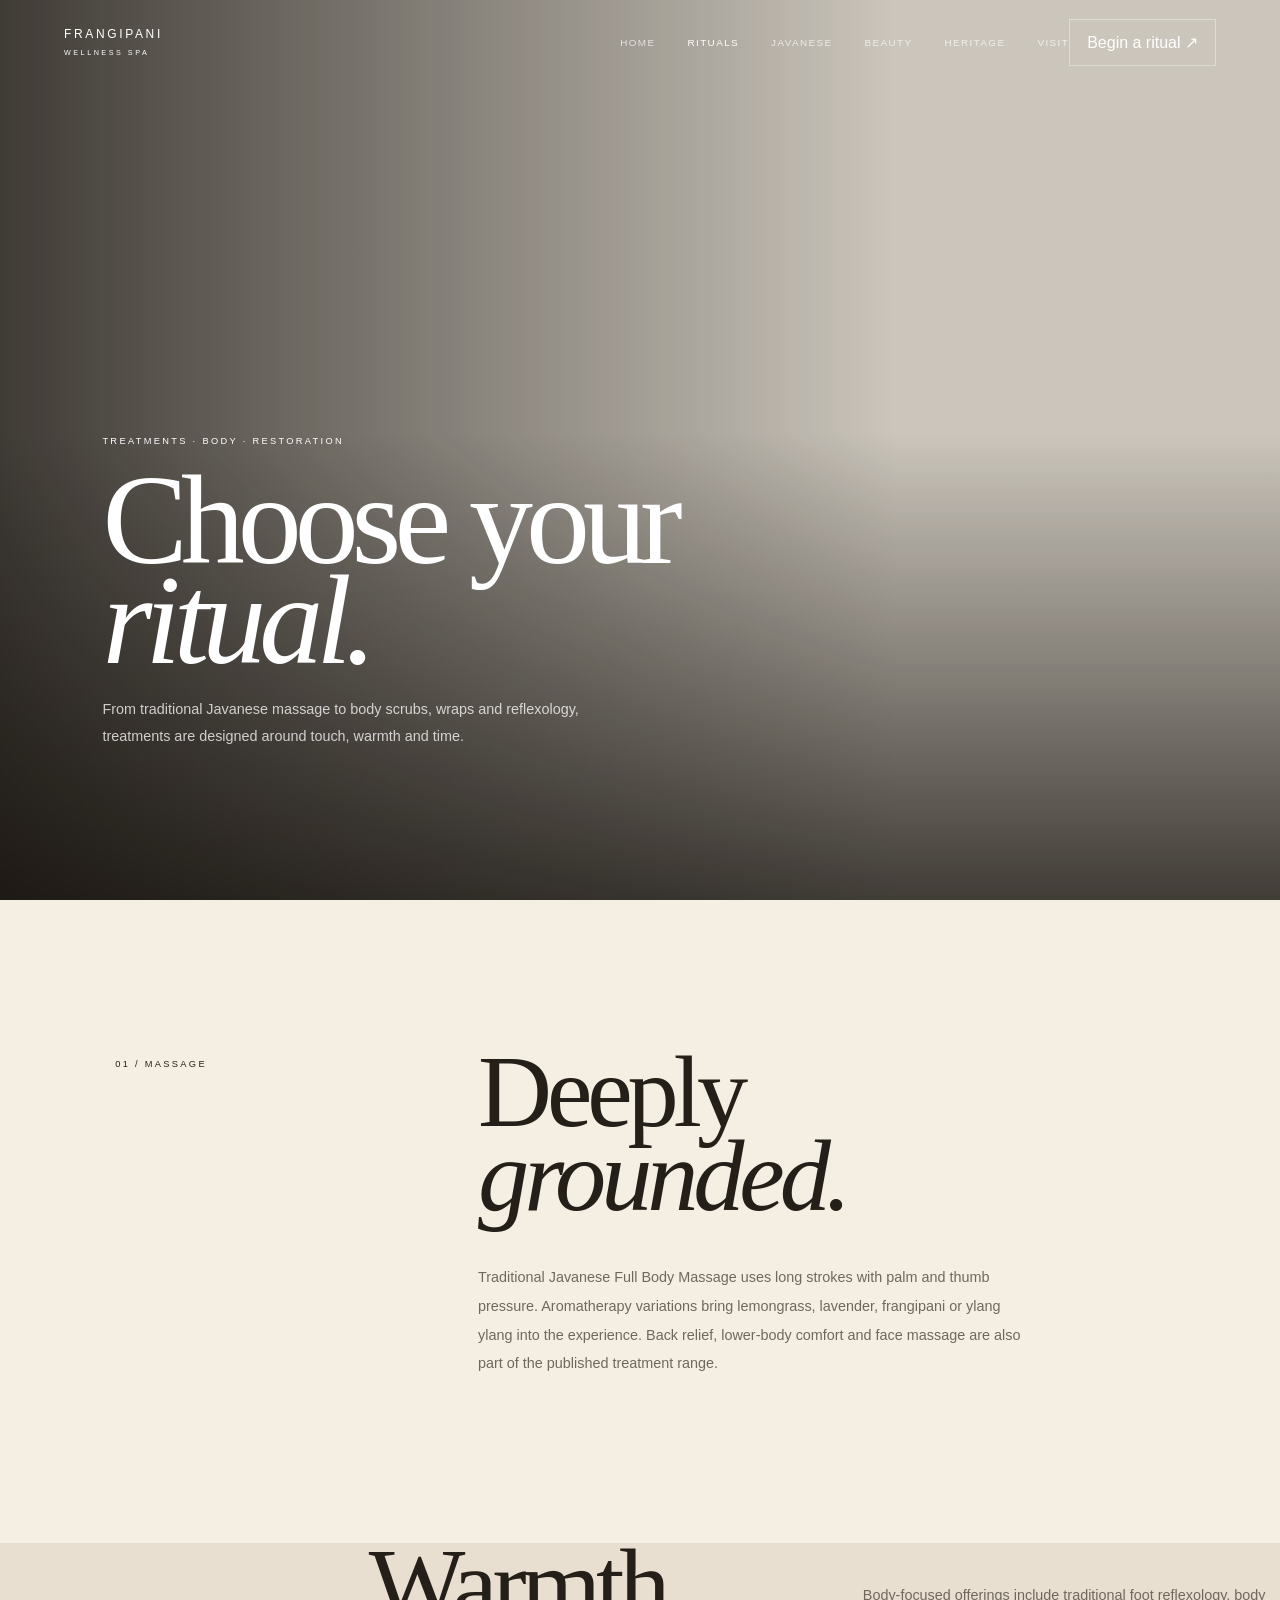
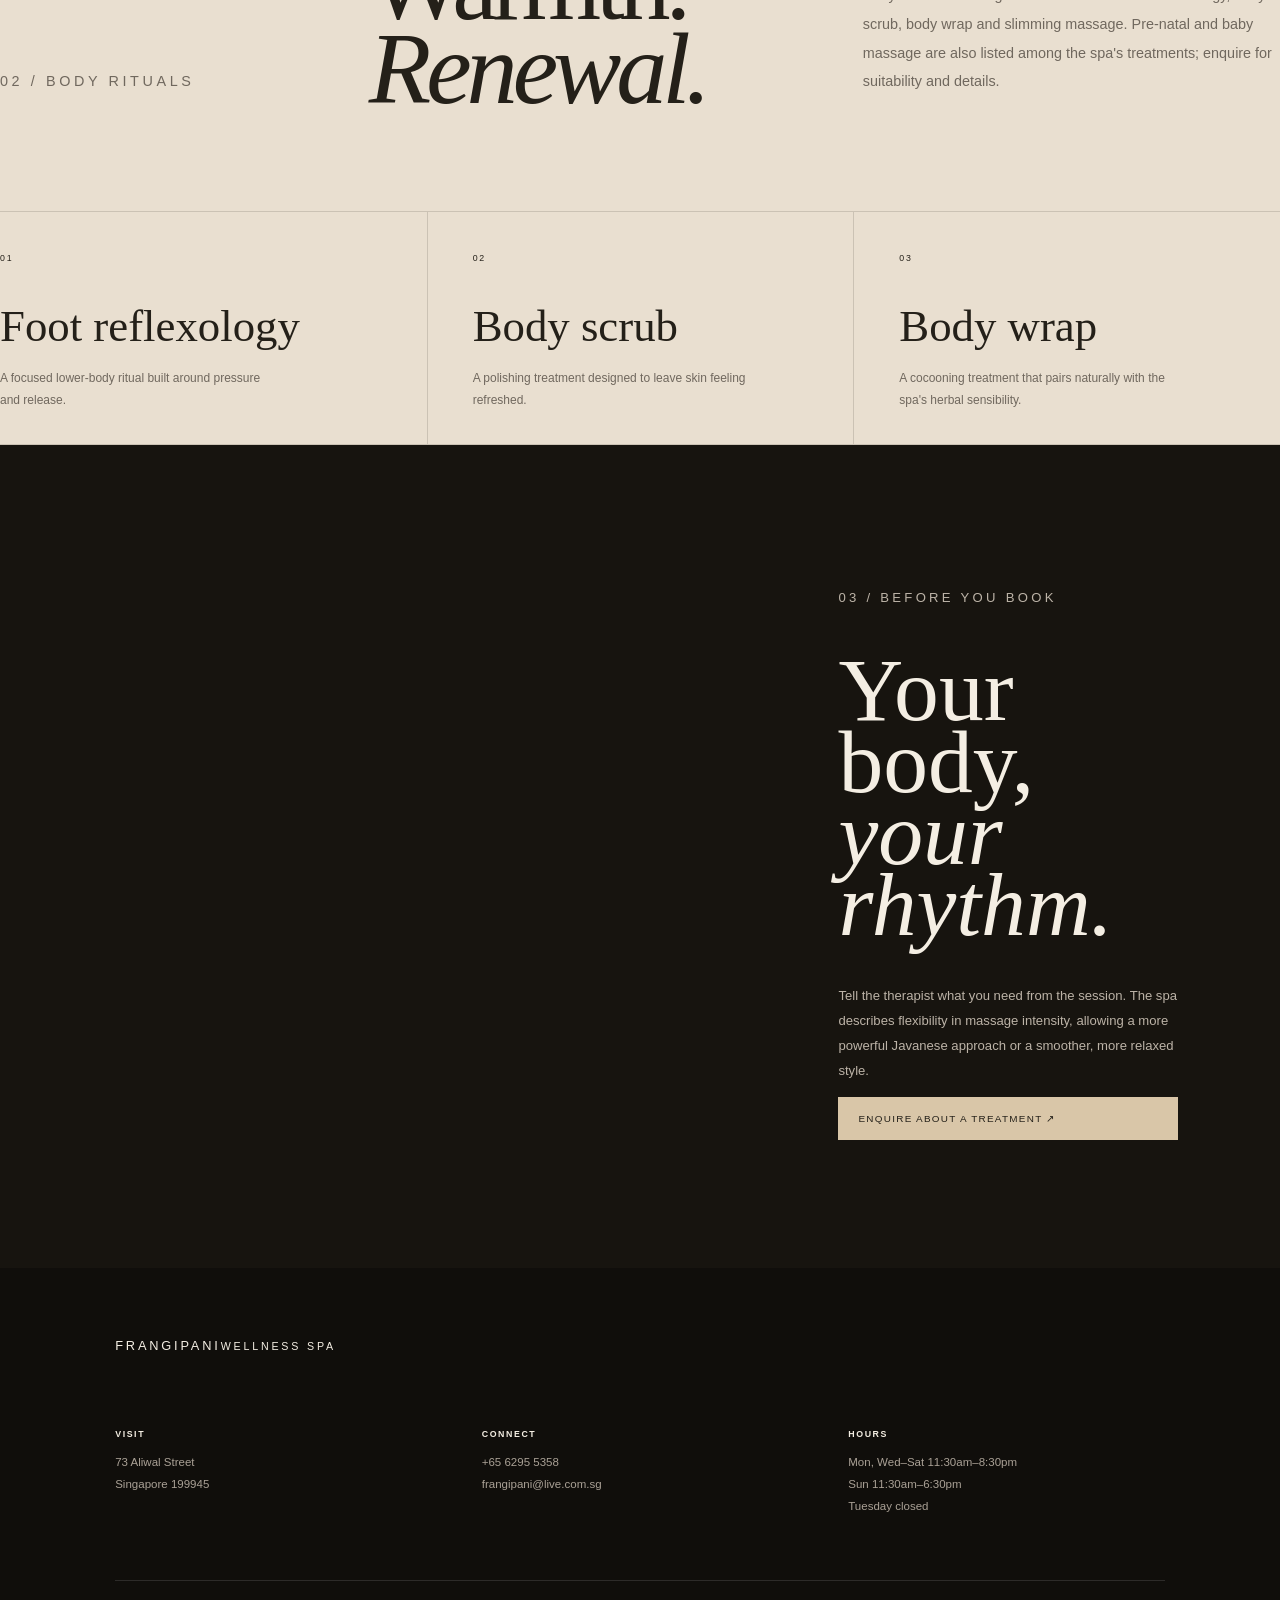
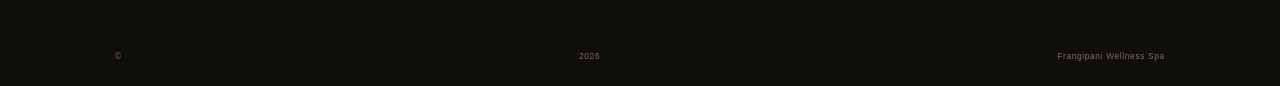
<file: rituals.html>
<!doctype html><html lang="en"><head><meta charset="utf-8"><meta name="viewport" content="width=device-width,initial-scale=1"><title>Rituals — Frangipani Wellness Spa</title><link rel="stylesheet" href="styles.css"></head><body><div class="loader"><div class="lotus">✦</div><span>THE TREATMENT MENU</span></div><header><a class="brand" href="index.html">FRANGIPANI<small>WELLNESS SPA</small></a><nav class="site-nav"><a href="index.html">Home</a><a class="active" href="rituals.html">Rituals</a><a href="javanese.html">Javanese</a><a href="beauty.html">Beauty</a><a href="heritage.html">Heritage</a><a href="visit.html">Visit</a></nav><button class="menu" aria-label="Menu"><i></i><i></i></button><a class="book" href="visit.html">Begin a ritual ↗</a></header><main><section class="hero"><div class="hero-bg" style="background-image:url('https://images.unsplash.com/photo-1540555700478-4be289fbecef?auto=format&fit=crop&w=2200&q=90')"></div><div class="hero-overlay"></div><div class="hero-copy reveal"><p class="kicker">Treatments · Body · Restoration</p><h1>Choose your<br><em>ritual.</em></h1><p class="intro">From traditional Javanese massage to body scrubs, wraps and reflexology, treatments are designed around touch, warmth and time.</p></div></section><section class="opening reveal"><p class="eyebrow">01 / Massage</p><div><h2>Deeply<br><em>grounded.</em></h2><p>Traditional Javanese Full Body Massage uses long strokes with palm and thumb pressure. Aromatherapy variations bring lemongrass, lavender, frangipani or ylang ylang into the experience. Back relief, lower-body comfort and face massage are also part of the published treatment range.</p></div></section><section class="ingredients reveal"><div class="ingredient-head"><p class="eyebrow">02 / Body rituals</p><h2>Warmth.<br><em>Renewal.</em></h2><p>Body-focused offerings include traditional foot reflexology, body scrub, body wrap and slimming massage. Pre-natal and baby massage are also listed among the spa's treatments; enquire for suitability and details.</p></div><div class="ingredient-grid"><article><span>01</span><h3>Foot reflexology</h3><p>A focused lower-body ritual built around pressure and release.</p></article><article><span>02</span><h3>Body scrub</h3><p>A polishing treatment designed to leave skin feeling refreshed.</p></article><article><span>03</span><h3>Body wrap</h3><p>A cocooning treatment that pairs naturally with the spa's herbal sensibility.</p></article></div></section><section class="ritual-feature"><div class="ritual-image" style="background-image:url('https://images.unsplash.com/photo-1600334089648-b0d9d3028eb2?auto=format&fit=crop&w=1600&q=88')"></div><div class="ritual-copy reveal"><p class="eyebrow">03 / Before you book</p><h2>Your body,<br><em>your rhythm.</em></h2><p>Tell the therapist what you need from the session. The spa describes flexibility in massage intensity, allowing a more powerful Javanese approach or a smoother, more relaxed style.</p><a class="pill darkpill" href="visit.html">Enquire about a treatment ↗</a></div></section></main><footer><div class="foot-brand">FRANGIPANI<small>WELLNESS SPA</small></div><div class="foot-cols"><div><b>Visit</b><p>73 Aliwal Street<br>Singapore 199945</p></div><div><b>Connect</b><p>+65 6295 5358<br>frangipani@live.com.sg</p></div><div><b>Hours</b><p>Mon, Wed–Sat 11:30am–8:30pm<br>Sun 11:30am–6:30pm<br>Tuesday closed</p></div></div><div class="copyright">© <span id="year"></span> Frangipani Wellness Spa</div></footer><script src="script.js"></script></body></html>
</file>
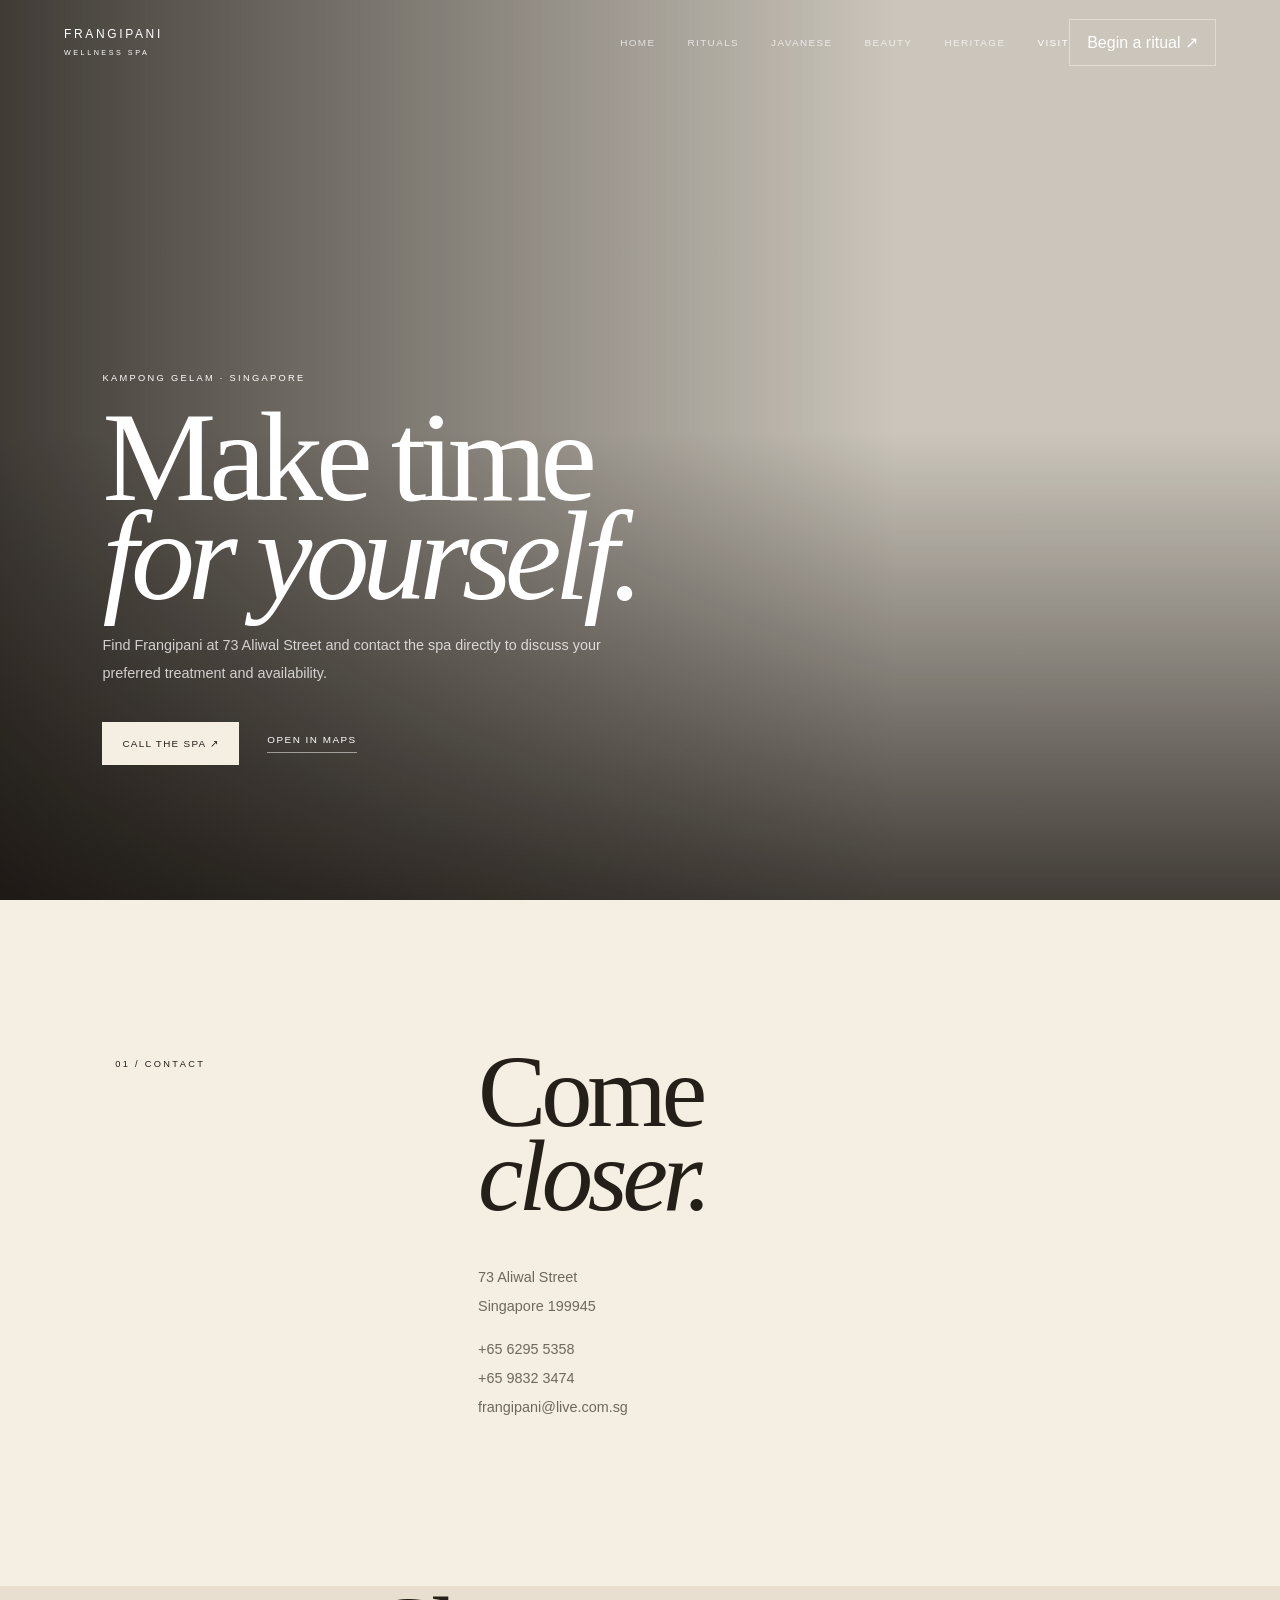
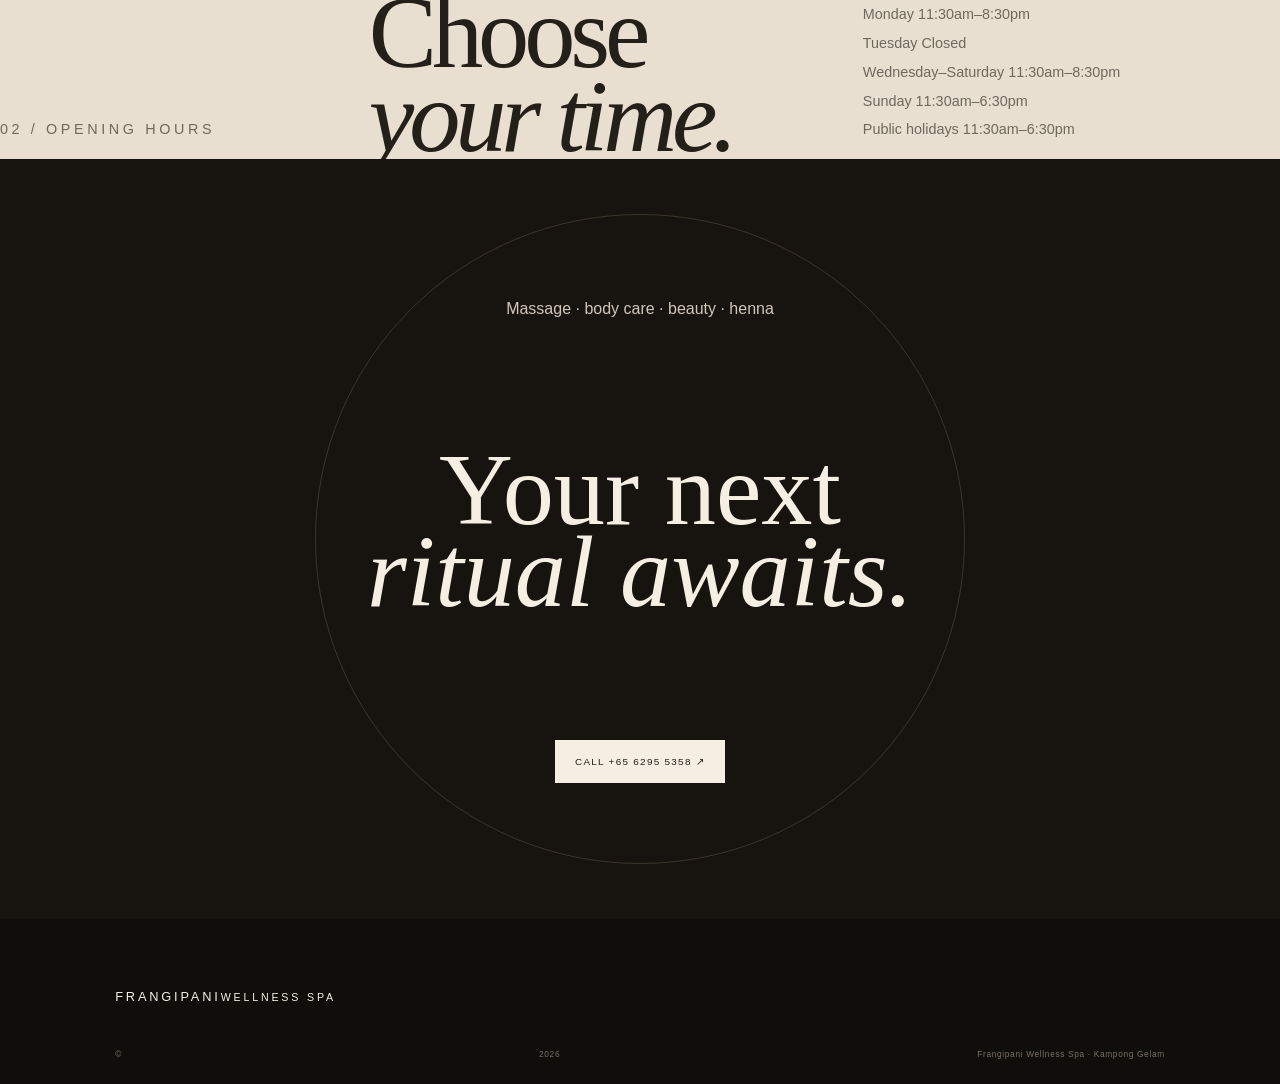
<file: visit.html>
<!doctype html><html lang="en"><head><meta charset="utf-8"><meta name="viewport" content="width=device-width,initial-scale=1"><title>Visit — Frangipani Wellness Spa</title><link rel="stylesheet" href="styles.css"></head><body><div class="loader"><div class="lotus">✦</div><span>73 ALIWAL STREET · SINGAPORE</span></div><header><a class="brand" href="index.html">FRANGIPANI<small>WELLNESS SPA</small></a><nav class="site-nav"><a href="index.html">Home</a><a href="rituals.html">Rituals</a><a href="javanese.html">Javanese</a><a href="beauty.html">Beauty</a><a href="heritage.html">Heritage</a><a class="active" href="visit.html">Visit</a></nav><button class="menu"><i></i><i></i></button><a class="book" href="visit.html">Begin a ritual ↗</a></header><main><section class="hero"><div class="hero-bg" style="background-image:url('https://images.unsplash.com/photo-1522708323590-d24dbb6b0267?auto=format&fit=crop&w=2200&q=90')"></div><div class="hero-overlay"></div><div class="hero-copy reveal"><p class="kicker">Kampong Gelam · Singapore</p><h1>Make time<br><em>for yourself.</em></h1><p class="intro">Find Frangipani at 73 Aliwal Street and contact the spa directly to discuss your preferred treatment and availability.</p><div class="actions"><a class="pill" href="tel:+6562955358">Call the spa ↗</a><a class="under" href="https://www.google.com/maps/search/?api=1&query=73+Aliwal+Street+Singapore+199945">Open in Maps</a></div></div></section><section class="opening reveal"><p class="eyebrow">01 / Contact</p><div><h2>Come<br><em>closer.</em></h2><p>73 Aliwal Street<br>Singapore 199945</p><p>+65 6295 5358<br>+65 9832 3474<br>frangipani@live.com.sg</p></div></section><section class="ingredients reveal"><div class="ingredient-head"><p class="eyebrow">02 / Opening hours</p><h2>Choose<br><em>your time.</em></h2><p>Monday 11:30am–8:30pm<br>Tuesday Closed<br>Wednesday–Saturday 11:30am–8:30pm<br>Sunday 11:30am–6:30pm<br>Public holidays 11:30am–6:30pm</p></div></section><section class="closing reveal"><div class="closing-orb"></div><p>Massage · body care · beauty · henna</p><h2>Your next<br><em>ritual awaits.</em></h2><a class="pill" href="tel:+6562955358">Call +65 6295 5358 ↗</a></section></main><footer><div class="foot-brand">FRANGIPANI<small>WELLNESS SPA</small></div><div class="copyright">© <span id="year"></span> Frangipani Wellness Spa · Kampong Gelam</div></footer><script src="script.js"></script></body></html>
</file>
<file: styles.css>
:root{--night:#17140f;--cream:#f4eee3;--sand:#d9c6a8;--clay:#8b5d43;--ink:#242019;--muted:#70685e;--line:rgba(36,32,25,.15);--display:'Italiana',Georgia,serif;--body:'DM Sans',Arial,sans-serif}*{box-sizing:border-box}html{scroll-behavior:smooth}body{margin:0;background:var(--cream);color:var(--ink);font-family:var(--body);overflow-x:hidden}a{color:inherit;text-decoration:none}#vfx{position:fixed;inset:0;width:100%;height:100%;pointer-events:none;z-index:2;opacity:.35}.loader{position:fixed;inset:0;background:var(--night);color:var(--cream);z-index:100;display:grid;place-items:center;transition:opacity .7s,visibility .7s}.loader.done,.loader.loaded{opacity:0;visibility:hidden}.loader .lotus{font:5rem var(--display);animation:float 2s ease-in-out infinite}.loader span{position:absolute;bottom:8%;font-size:.55rem;letter-spacing:.28em}header{position:fixed;z-index:50;top:0;left:0;right:0;height:84px;padding:0 5vw;display:flex;align-items:center;color:#fff;transition:.4s}.site-header.scrolled,header.scrolled{background:rgba(23,20,15,.9);backdrop-filter:blur(16px);border-bottom:1px solid rgba(255,255,255,.12)}.brand{font-size:.75rem;letter-spacing:.22em;font-weight:500}.brand small{display:block;font-size:.45rem;letter-spacing:.35em;margin-top:7px}.nav,.site-nav{display:flex;gap:2rem;margin-left:auto;align-items:center;font-size:.62rem;letter-spacing:.14em;text-transform:uppercase}.nav a,.site-nav a{opacity:.72;transition:.25s}.nav a:hover,.nav a.active,.site-nav a:hover,.site-nav a.active{opacity:1}.nav-cta,.book{border:1px solid rgba(255,255,255,.38);padding:13px 17px}.menu-toggle,.menu{display:none;background:none;border:0;color:white}.menu-toggle i,.menu i{display:block;width:25px;height:1px;background:white;margin:6px}.hero{height:100svh;min-height:680px;position:relative;color:white;overflow:hidden}.hero-bg,.hero-image{position:absolute;inset:0;background:url('https://images.unsplash.com/photo-1544161515-4ab6ce6db874?auto=format&fit=crop&w=2200&q=90') center/cover;animation:hero 2s ease forwards}.hero-overlay,.hero-shade{position:absolute;inset:0;background:linear-gradient(90deg,rgba(18,14,10,.8),rgba(18,14,10,.18) 70%),linear-gradient(0deg,rgba(18,14,10,.75),transparent 52%)}.hero-copy{position:absolute;z-index:3;left:8vw;bottom:15vh;max-width:780px}.kicker,.eyebrow{font-size:.58rem;letter-spacing:.25em;text-transform:uppercase}.hero h1{font:400 clamp(4.8rem,10vw,10rem)/.78 var(--display);letter-spacing:-.055em;margin:25px 0}.hero h1 em,h2 em{font-style:italic}.intro,.hero-lead{max-width:540px;font-size:.9rem;line-height:1.9;color:rgba(255,255,255,.76)}.actions{display:flex;gap:28px;align-items:center;margin-top:35px}.pill,.button{display:inline-flex;gap:25px;align-items:center;background:var(--cream);color:var(--ink);padding:16px 20px;font-size:.62rem;letter-spacing:.13em;text-transform:uppercase;transition:.3s;border:0}.pill:hover,.button:hover{transform:translateY(-4px);gap:34px}.button.dark,.darkpill{background:var(--sand)}.under{font-size:.62rem;letter-spacing:.15em;text-transform:uppercase;border-bottom:1px solid rgba(255,255,255,.5);padding-bottom:7px}.hero-mark,.hero-flower{position:absolute;right:5vw;bottom:13vh;z-index:3;font:3rem var(--display);text-align:right}.hero-mark{font: .55rem var(--body);letter-spacing:.2em}.scroll{position:absolute;z-index:3;bottom:28px;left:5vw;font-size:.5rem;letter-spacing:.2em}.section-pad{padding:150px 9vw}.opening{padding:150px 9vw;display:grid;grid-template-columns:.55fr 1.45fr;gap:8vw}.opening h2,.ingredients h2{font:400 clamp(4rem,8vw,8rem)/.82 var(--display);letter-spacing:-.05em;margin:0 0 45px}.opening>div p,.ingredient-head>p,.copy p{max-width:560px;font-size:.9rem;line-height:2;color:var(--muted)}.split{display:grid;grid-template-columns:1fr 1fr;gap:8vw}.display{font:400 clamp(4rem,8vw,8rem)/.82 var(--display);letter-spacing:-.05em;margin:0}.copy{max-width:600px}.text-link{display:inline-block;margin-top:18px;font-size:.62rem;letter-spacing:.14em;text-transform:uppercase;border-bottom:1px solid var(--ink);padding-bottom:7px}.ritual-feature{display:grid;grid-template-columns:1.15fr .85fr;background:var(--night);color:var(--cream);min-height:760px}.ritual-image,.ritual-photo{min-height:650px;background:url('https://images.unsplash.com/photo-1600334129128-685c5582fd35?auto=format&fit=crop&w=1600&q=88') center/cover}.ritual-copy,.ritual-panel{padding:10vw 8vw;display:flex;justify-content:center;flex-direction:column}.ritual-copy h2,.ritual-panel h2{font:400 clamp(4rem,7vw,7rem)/.8 var(--display);margin:30px 0}.ritual-copy p,.ritual-panel p{font-size:.82rem;line-height:1.9;color:#bcb3a7;max-width:430px}.ingredients{background:#e9dfd0}.ingredient-head{display:grid;grid-template-columns:.7fr 1fr 1fr;gap:6vw;align-items:end}.ingredient-head h2{margin:0}.ingredient-grid{display:grid;grid-template-columns:repeat(3,1fr);margin-top:100px;border-top:1px solid var(--line)}.ingredient-grid article{padding:35px 45px 20px 0;border-bottom:1px solid var(--line)}.ingredient-grid article+article{padding-left:45px;border-left:1px solid var(--line)}.ingredient-grid span{font-size:.55rem;letter-spacing:.2em}.ingredient-grid h3{font:400 2.8rem var(--display);margin:35px 0 15px}.ingredient-grid p{font-size:.75rem;line-height:1.9;color:var(--muted);max-width:280px}.services{padding:150px 9vw}.services-head{margin-bottom:70px}.service-list{border-top:1px solid var(--line)}.service,.service-line{display:grid;grid-template-columns:1fr 70px 35px;align-items:center;border-bottom:1px solid var(--line);padding:28px 0;transition:.3s}.service:hover{padding-left:14px}.service span{font:400 clamp(2.2rem,4vw,4rem) var(--display)}.service b,.service-line span{font-size:.55rem;font-weight:400;letter-spacing:.15em}.service i{font-style:normal}.service-line{grid-template-columns:70px 1fr auto}.service-line h3{font:400 clamp(2.2rem,4vw,4rem) var(--display);margin:0}.service-line a{font-size:.57rem;letter-spacing:.15em;text-transform:uppercase}.closing{min-height:760px;background:var(--night);color:var(--cream);display:grid;place-items:center;text-align:center;padding:100px 8vw;position:relative;overflow:hidden}.closing-image{position:absolute;inset:0;background:linear-gradient(rgba(23,20,15,.72),rgba(23,20,15,.86)),url('https://images.unsplash.com/photo-1519823551278-64ac92734fb1?auto=format&fit=crop&w=1800&q=85') center/cover}.closing-copy{position:relative;z-index:3;max-width:850px}.closing h2{position:relative;font:400 clamp(4rem,8vw,9rem)/.8 var(--display);margin:25px 0 55px}.closing p{position:relative;max-width:560px;margin:0 auto 28px;line-height:1.8;color:#d0c7bb}.closing .button{position:relative}.closing-orb{position:absolute;width:650px;height:650px;border:1px solid rgba(217,198,168,.18);border-radius:50%;animation:orbit 20s linear infinite}.footer,footer{background:#100e0b;color:var(--cream);padding:70px 9vw 25px}.footer>div:first-child{display:block}.foot-brand{font-size:.8rem;letter-spacing:.22em}.foot-cols,.footer{position:relative}.foot-cols{display:grid;grid-template-columns:repeat(3,1fr);gap:50px;margin:70px 0;padding-bottom:50px;border-bottom:1px solid rgba(255,255,255,.12)}.foot-cols b,footer h4{font-size:.55rem;letter-spacing:.18em;text-transform:uppercase}.foot-cols p,.footer p{font-size:.72rem;line-height:1.9;color:#aaa196}.footer-bottom,.copyright{display:flex;justify-content:space-between;font-size:.52rem;letter-spacing:.08em;color:#776f66;margin-top:45px}.float{position:fixed;right:24px;bottom:24px;z-index:60;width:66px;height:66px;border-radius:50%;background:var(--sand);display:grid;place-items:center;text-align:center;font-size:.48rem;letter-spacing:.1em;box-shadow:0 12px 35px #0005;transition:.3s}.float:hover{transform:scale(1.08)}.reveal{opacity:0;transform:translateY(50px);transition:1s cubic-bezier(.2,.7,.2,1)}.reveal.visible{opacity:1;transform:none}@keyframes hero{from{transform:scale(1.08)}to{transform:scale(1)}}@keyframes pulse{50%{opacity:.25;width:35px}}@keyframes orbit{to{transform:rotate(360deg)}}@keyframes float{50%{transform:translateY(-12px)}}@media(max-width:850px){header{height:72px;padding:0 6vw}.nav,.site-nav{display:none;position:absolute;top:72px;left:0;right:0;background:rgba(23,20,15,.98);padding:30px 7vw;flex-direction:column;align-items:flex-start;gap:22px;margin:0}.nav.open,.nav-open .nav,.site-nav.open,.nav-open .site-nav{display:flex}.nav-cta,.book{display:none}.menu-toggle,.menu{display:block;margin-left:auto}.hero-copy{left:7vw;right:7vw;bottom:13vh}.hero h1{font-size:clamp(4.3rem,17vw,7rem)}.hero-mark,.hero-flower{display:none}.opening,.ritual-feature,.ingredient-head,.split{grid-template-columns:1fr}.section-pad,.opening,.ingredients,.services{padding:100px 7vw}.ritual-image,.ritual-photo{min-height:520px}.ritual-copy,.ritual-panel{padding:90px 8vw}.ingredient-grid{grid-template-columns:1fr;margin-top:65px}.ingredient-grid article,.ingredient-grid article+article{padding:30px 0;border-left:0}.service,.service-line{grid-template-columns:1fr 45px 25px}.service-line{grid-template-columns:45px 1fr}.service-line a{grid-column:2}.closing{min-height:650px}.foot-cols{grid-template-columns:1fr 1fr}.footer-bottom,.copyright{flex-direction:column;gap:10px}}@media(max-width:520px){.hero{min-height:650px}.hero h1{font-size:4.4rem}.actions{flex-wrap:wrap}.opening h2,.ingredients h2{font-size:4.2rem}.foot-cols{grid-template-columns:1fr}.closing-orb{width:390px;height:390px}}
</file>
